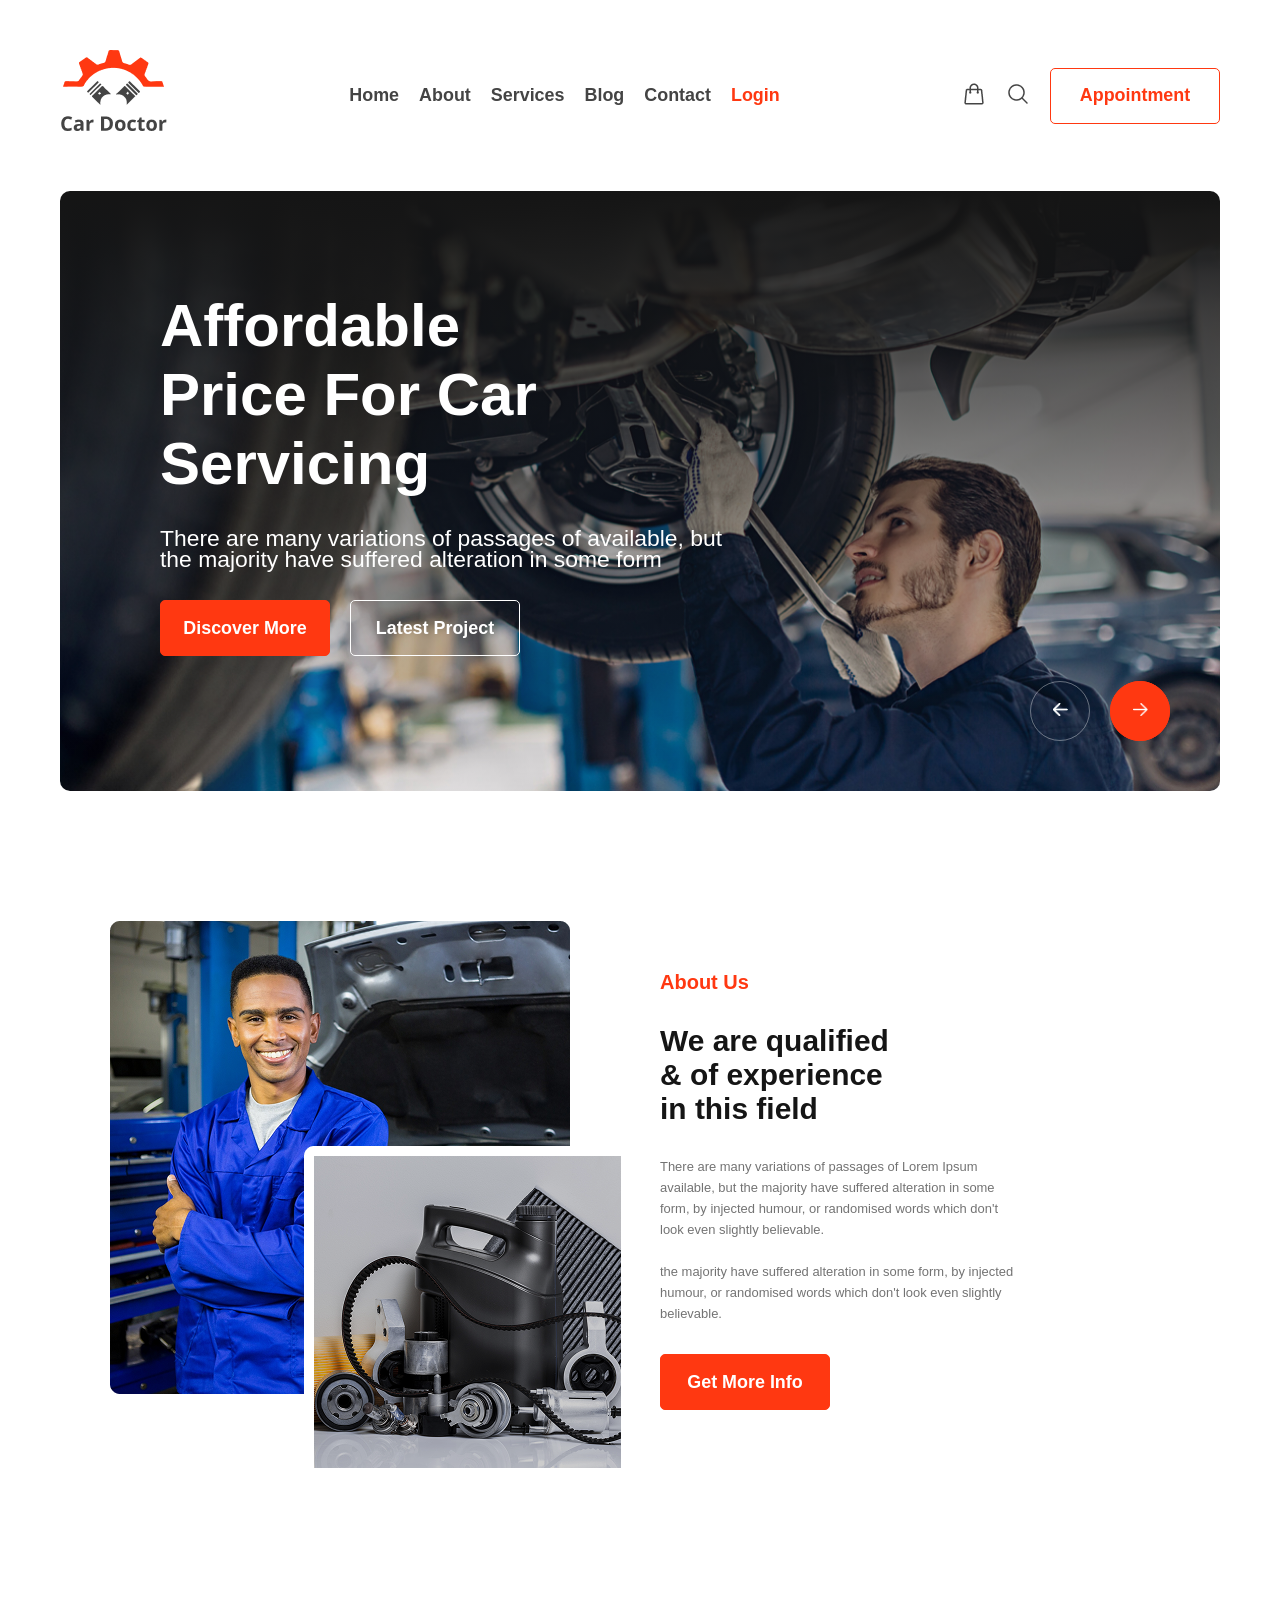
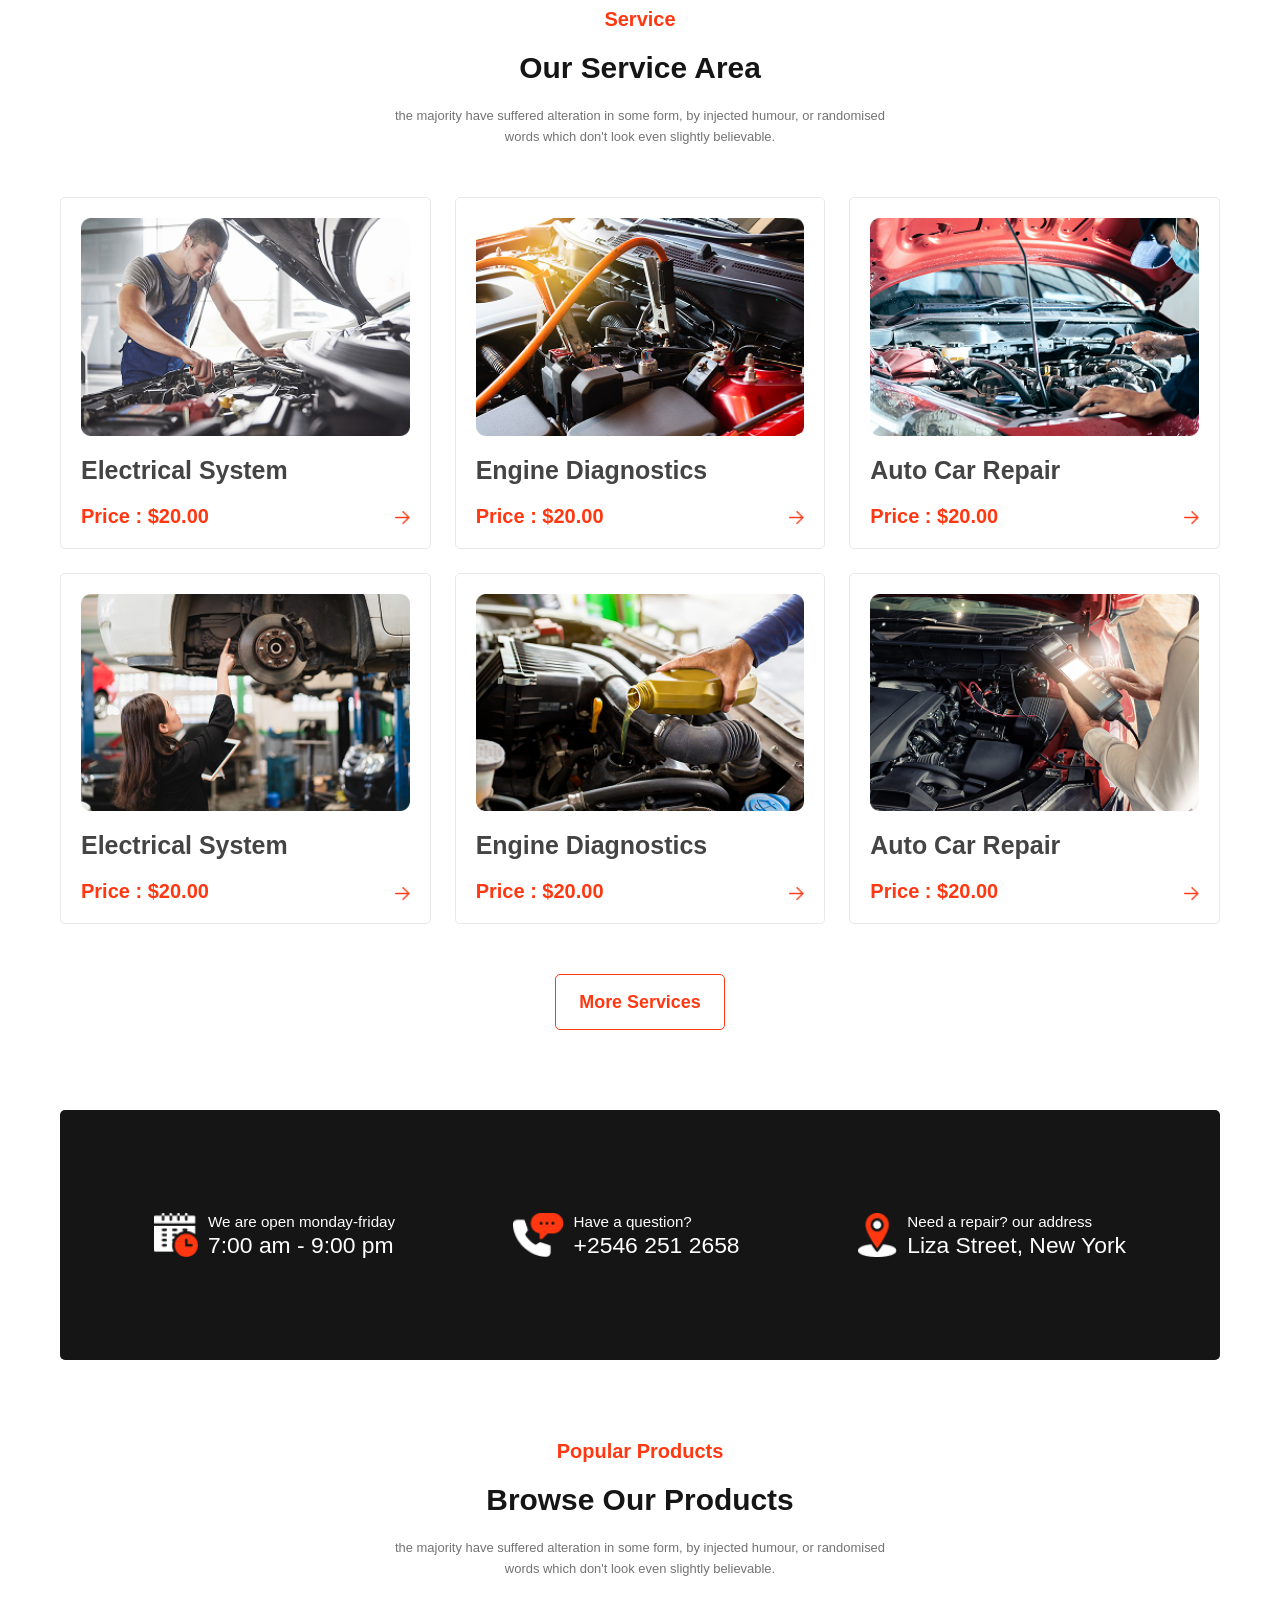
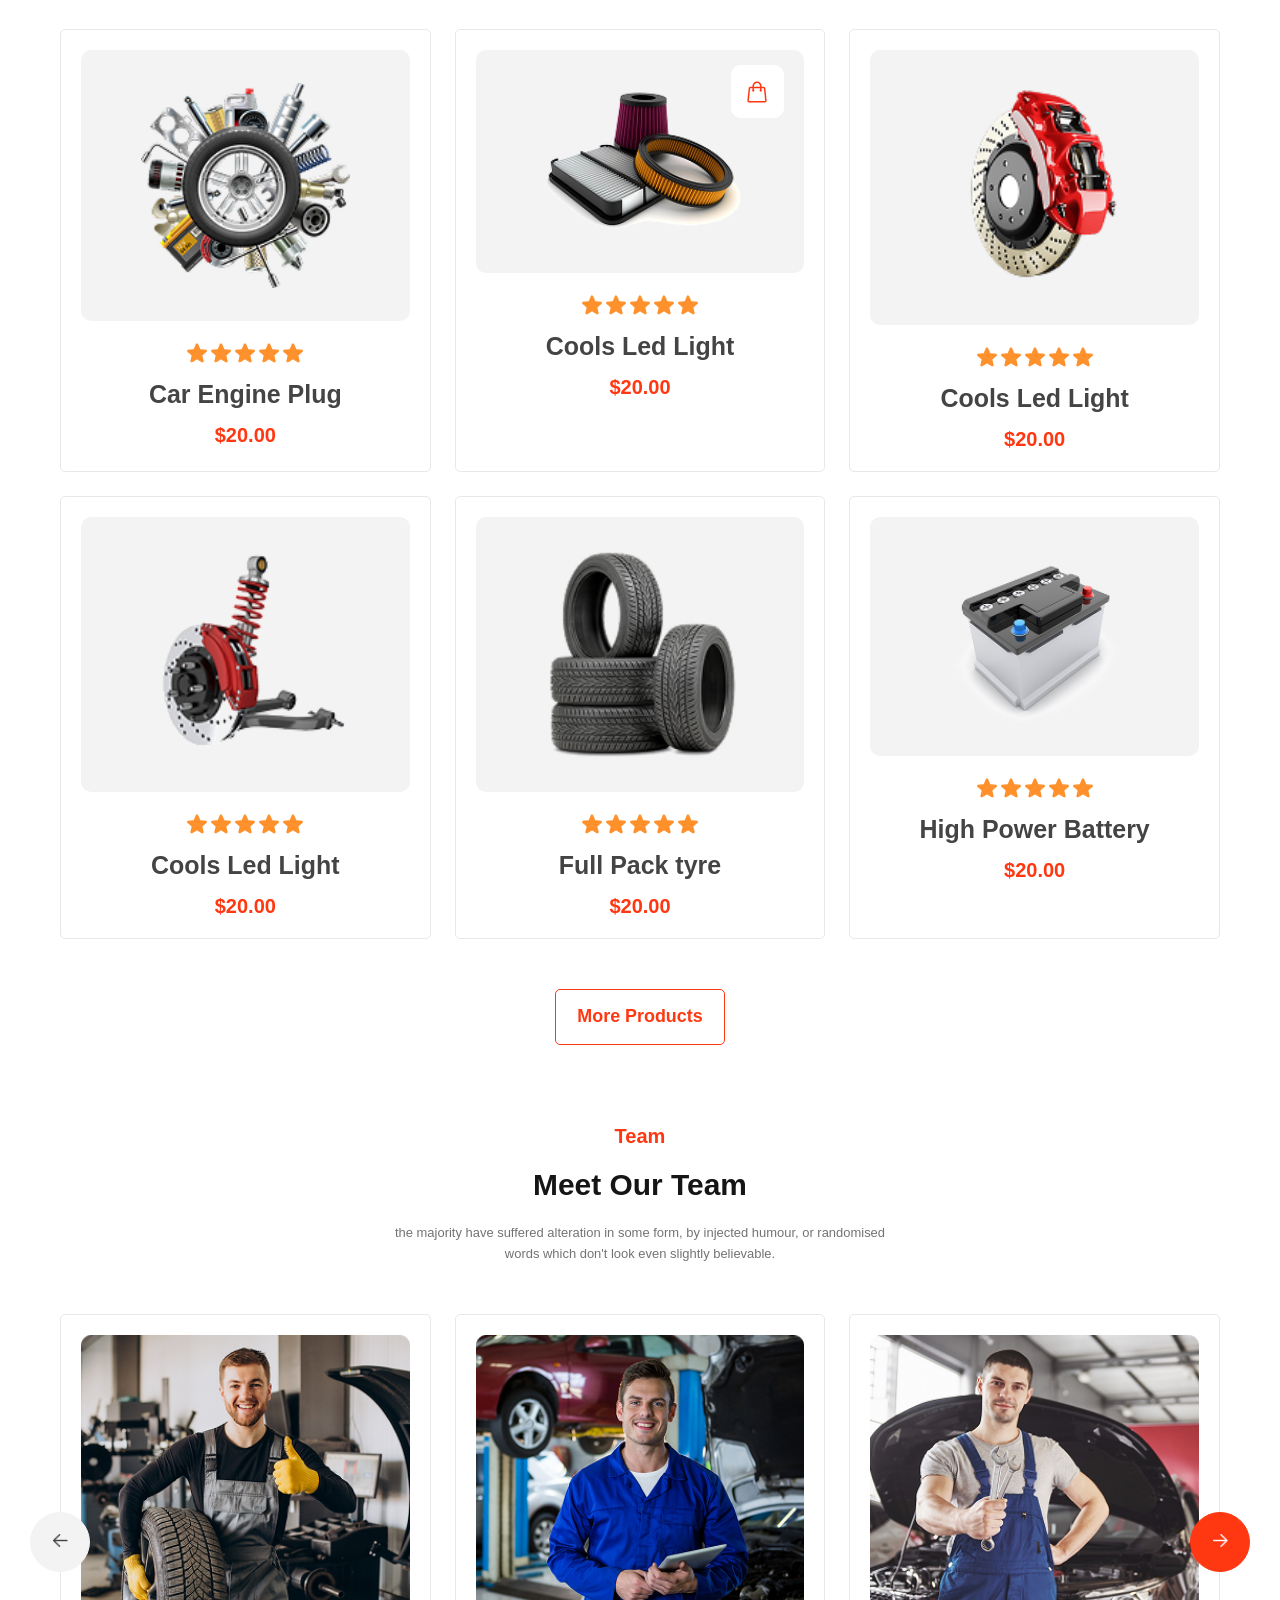
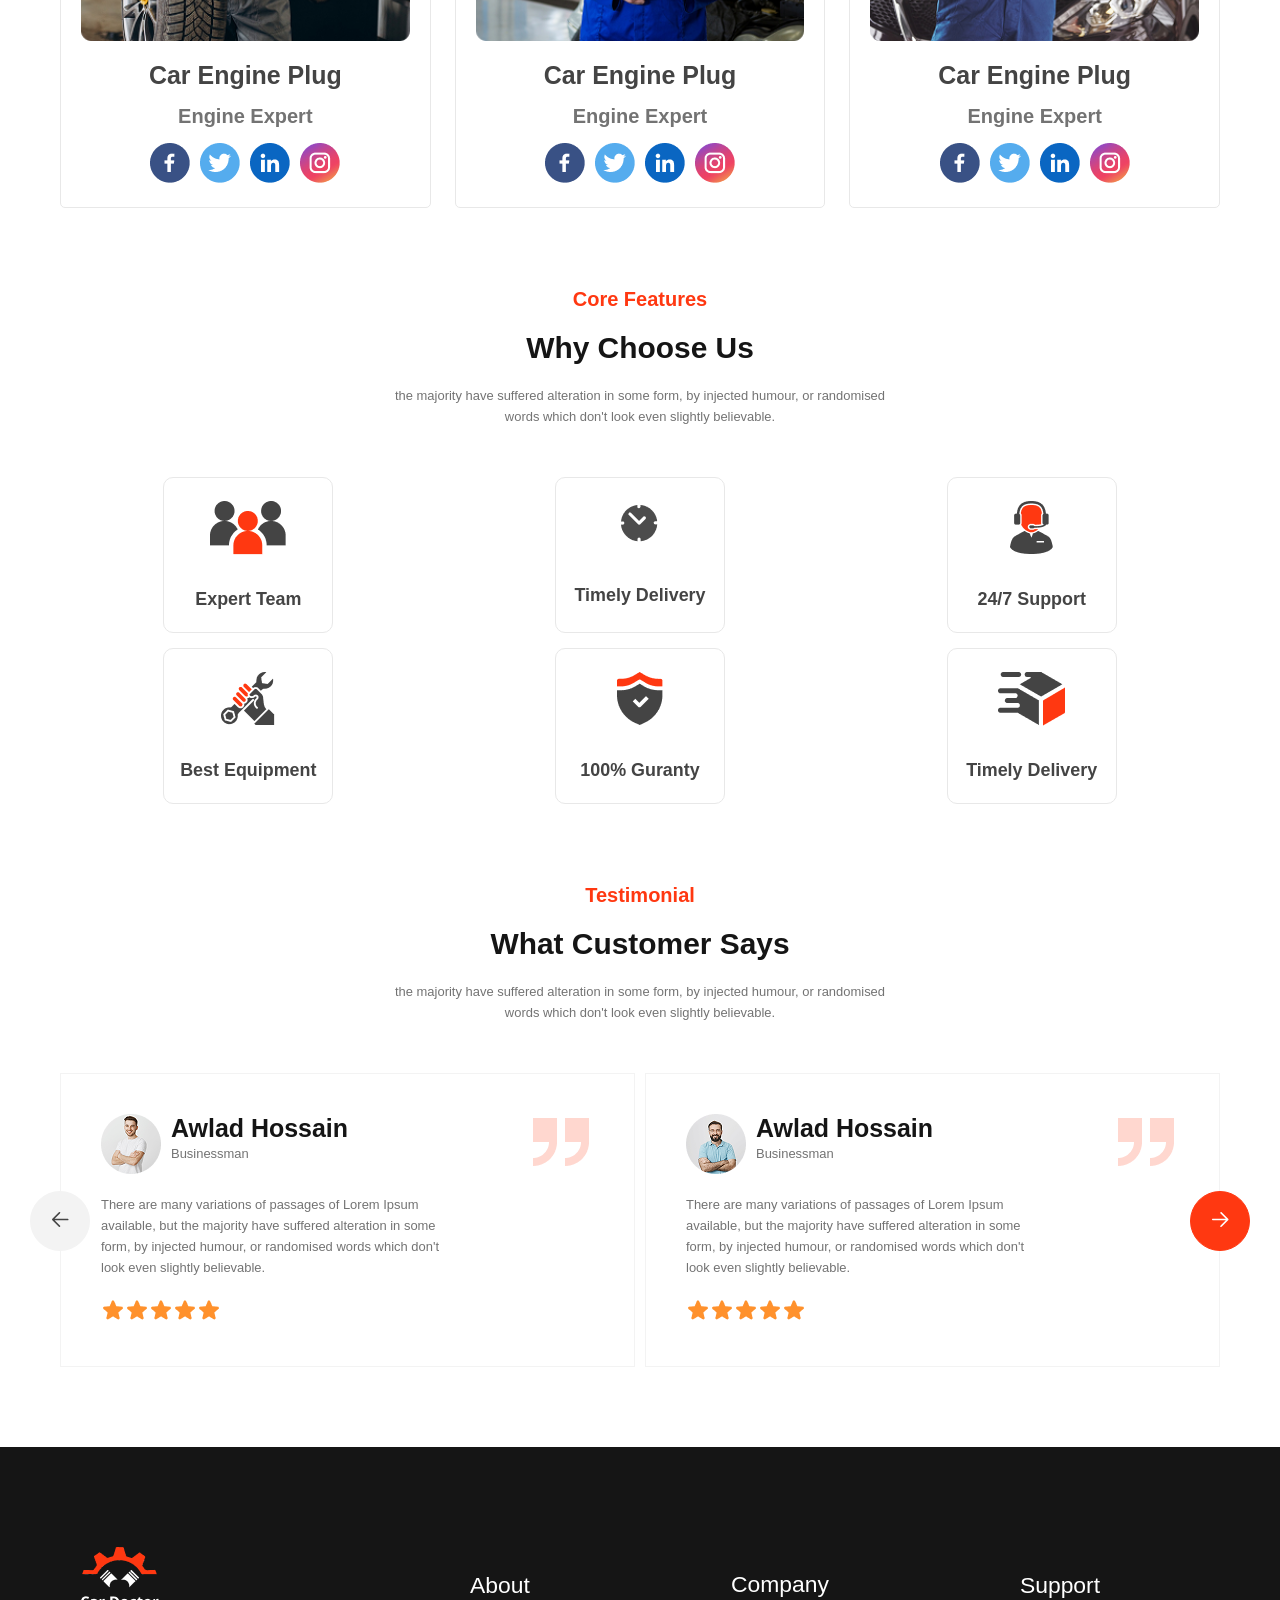
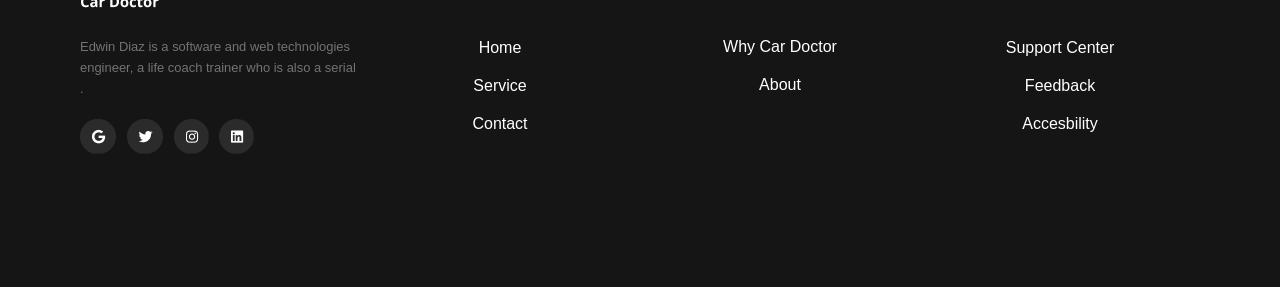
<file: index.html>
<!doctype html>
<html lang="en">
  <head>
    <meta charset="UTF-8" />
    <meta name="viewport" content="width=device-width, initial-scale=1.0" />
    <link rel="stylesheet" href="style.css" />
    <title>Car Doctor</title>
  </head>
  <body>
    <nav id="navbar">
      <div class="container nav-container">
        <div class="logo"><a href="./"><img class="nav-logo" src="assets/logo.png" alt="Page logo" /></a></div>
        <div class="items-center mobile-menu">
          <ul class="nav-links">
            <li><a href="/">Home</a></li>
            <li><a href="#">About</a></li>
            <li><a href="./services/index.html">Services</a></li>
            <li><a href="#">Blog</a></li>
            <li><a href="#">Contact</a></li>
            <li><a href="./auth/login/index.html" style="color: #FF3811;">Login</a></li>
          </ul>
        </div>
        <div class="right-menu">
          <a href="./checkout/index.html"><img src="/assets/chart.png" alt="Shopping card picture" class="small-logo" /></a>
          <a href=""><img src="/assets/search.png" alt="Search icon" class="small-logo" /></a>
         <a href="./service/index.html"><button class="btn-primary" >Appointment</button></a>
        </div>
      </div>
    </nav>
    <main>
      <section id="hero">
        <div class="hero-banner container">
          <h1 class="heading-secondary">Affordable<br />Price For Car<br />Servicing</h1>
          <p class="text-white">
            There are many variations of passages of available, but<br />the
            majority have suffered alteration in some form
          </p>
          <div class="btn-gap">
            <button class="btn-secondary">Discover More</button
            ><button class="btn-tertiary">Latest Project</button>
          </div>
          <div class="btn-gap arrow-btn">
            <button class="btn-sm-tertiary"><img
                src="./assets/arrow-left.png"
                alt="Arrow indicate left"
                class="arrow"
              />
            </button >
            <button class="btn-sm-secondary"><img src="./assets/arrow-right.png" alt="Arrow indicate right" class="arrow" /></button>
          </div>
          <div class="btn-gap arrow-btn">
            <button class="btn-sm-tertiary"><img
                src="./assets/arrow-left.png"
                alt="Arrow indicate left"
                class="arrow"
              />
            </button >
            <button class="btn-sm-secondary"><img src="./assets/arrow-right.png" alt="Arrow indicate right" class="arrow" /></button>
          </div>
        </div>
      </section>
      <section id="about-us">
        <div class="container grid-col-2">
          <div class="img-section">
            <img src="./assets/smiling-mechanic.png" alt="smiling-mechanic picture" class="about-img-1">
            <img src="./assets/carparts-whitebg.png" alt="Carparts picture" class="about-img-2">
          </div>
          <div class="text-section">
            <h2 class="section-name">About Us</h2>
            <h2>We are qualified<br>& of experience <br>in this field</h2>
            <p>There are many variations of passages of Lorem Ipsum <br> available, but the majority have suffered alteration in some<br> form, by injected humour, or randomised words which don't <br> look even slightly believable.<br>
              <br>
            the majority have suffered alteration in some form, by injected <br> humour, or randomised words which don't look even slightly <br> believable. </p>
            <button class="btn-secondary">Get More Info</button>
          </div>
        </div>

      </section>
      <section id="Services">
        <div class="heading-center">
          <h2 class="section-name">Service</h2>
          <h2>Our Service Area</h2>
          <p class="text-center">the majority have suffered alteration in some form, by injected humour, or randomised<br>words which don't look even slightly believable. </p>
        </div>
        <div class="container grid-col-3">
          <div class="card">
            <img src="./assets/service-img-1.png" alt="Mecanic fixing car engine">
            <h3>Electrical System</h3>
            <h4>Price : $20.00</h4>
            <img src="./assets/color-arrow.png" alt="Color arrow indicate left" class="arrow">
          </div>
          <div class="card">
            <img src="./assets/service-img-2.png" alt="Engine Diagnostics picture">
            <h3>Engine Diagnostics</h3>
            <h4>Price : $20.00</h4>
            <img src="./assets/color-arrow.png" alt="Color arrow indicate left" class="arrow">
          </div>
          <div class="card">
            <img src="./assets/service-img-3.png" alt="Auto Car Repair picture">
            <h3>Auto Car Repair</h3>
            <h4>Price : $20.00</h4>
            <img src="./assets/color-arrow.png" alt="Color arrow indicate left" class="arrow">
          </div>
          <div class="card">
            <img src="./assets/service-img-4.png" alt="Mechanic inspecting car problem picture">
            <h3>Electrical System</h3>
            <h4>Price : $20.00</h4>
            <img src="./assets/color-arrow.png" alt="Color arrow indicate left" class="arrow">
          </div>
          <div class="card">
            <img src="./assets/service-img-5.png" alt="Mecanic filling engine oil picture">
            <h3>Engine Diagnostics</h3>
            <h4>Price : $20.00</h4>
            <img src="./assets/color-arrow.png" alt="Color arrow indicate left" class="arrow">
          </div>
          <div class="card">
            <img src="./assets/service-img-6.png" alt="Mecanic monitoring engine condition picture">
            <h3>Auto Car Repair</h3>
            <h4>Price : $20.00</h4>
            <img src="./assets/color-arrow.png" alt="Color arrow indicate left" class="arrow">
          </div>
        </div>
        <div class="section-btn text-center">
          <button class="btn-primary">More Services</button>
        </div>
      </section>
      <section id="office-info">
        <div class="container info">
          <div class="flex center-items">
            <img src="./assets/calender.png" alt="calender icon"
            class="">
            <div class="center-items">
              <p class="">We are open monday-friday</p>
              <h4 class="text-white">7:00 am - 9:00 pm</h4>
            </div>
          </div>
          <div class="flex center-items">
            <img src="./assets/phone.png" alt="Tele-phone icon">
            <div class="center-items">
              <p class="">Have a question?</p>
              <h4 class="text-white">+2546 251 2658</h4>
            </div>
          </div>
          <div class="flex center-items">
            <img src="./assets/location.png" alt="Location icon">
            <div class="">
              <p class="">Need a repair? our address</p>
              <h4 class="text-white">Liza Street, New York</h4>
            </div>
          </div>
         
        </div>
      </section>
      <section id="Popular-Products">
        <div class="heading-center">
          <h2 class="section-name">Popular Products</h2>
          <h2>Browse Our Products</h2>
          <p class="text-center">the majority have suffered alteration in some form, by injected humour, or randomised<br>words which don't look even slightly believable.</p>
        </div>
        <div class="container grid-col-3">
          <div class="card">
            <div class="img-container">
              <img src="./assets/pngwing.png" alt="Car Engine Plug picture">
            </div>
            <div class="items-center">
              <img src="./assets/rating.png" alt="Rating icon" class="rating">
              <h3>Car Engine Plug</h3>
              <h4>$20.00</h4>
            </div>
          </div>
          <div class="card">
            <div class="img-container">
              <img src="./assets/filter.png" alt="Cools Led Light picture"> 
              <span><img class="chart-up" src="./assets/chart-up.png" alt="Shopping cart icon"
                >
              </span>
            </div>
            <div class="items-center">
              <img src="./assets/rating.png" alt="Rating icon" class="rating">
              <h3>Cools Led Light</h3>
              <h4>$20.00</h4>
            </div>
          </div>
          <div class="card">
            <div class="img-container">
              <img src="./assets/break-disk.png" alt="Break disk picture"> 
            </div>
            <div class="items-center">
              <img src="./assets/rating.png" alt="Rating icon" class="rating">
              <h3>Cools Led Light</h3>
              <h4>$20.00</h4>
            </div>
          </div>
          <div class="card">
            <div class="img-container">
              <img src="./assets/suspension.png" alt="Car suspension picture"> 
            </div>
            <div class="items-center">
              <img src="./assets/rating.png" alt="Rating icon" class="rating">
              <h3>Cools Led Light</h3>
              <h4>$20.00</h4>
            </div>
          </div>
          
          <div class="card">
            <div class="img-container">
              <img src="./assets/tyre.png" alt="Tyre picture"> 
            </div>
            <div class="items-center">
              <img src="./assets/rating.png" alt="Rating icon" class="rating">
              <h3>Full Pack tyre</h3>
              <h4>$20.00</h4>
            </div>
          </div>
          <div class="card">
            <div class="img-container">
              <img src="./assets/battery.png" alt="Powerfull battery picture"> 
            </div>
            <div class="items-center">
              <img src="./assets/rating.png" alt="Rating icon" class="rating">
              <h3>High Power Battery</h3>
              <h4>$20.00</h4>
            </div>
          </div>
          
        </div>
        <div class="section-btn text-center">
          <button class="btn-primary">More Products</button>
        </div>
      </section>
      <section id="team">
        <div class="heading-center">
          <h2 class="section-name">Team</h2>
          <h2>Meet Our Team</h2>
          <p class="text-center">the majority have suffered alteration in some form, by injected humour, or randomised<br>words which don't look even slightly believable.</p>
        </div>
        <div class="container grid-col-3">
          <div class="card">
              <img src="./assets/meca1.png" alt="Engine expert mechanic giving thumps-up picture">
            <div class="items-center">
              <h3>Car Engine Plug</h3>
              <h4 class="gray-text">Engine Expert</h4>
              <div class="flex">
                <ul class="flex center-items">
                  <li><a href=""><img src="./assets/fb.png" alt="Facebook icon"></a></li>
                  <li><a href=""><img src="./assets/twitter1.png" alt="Twitter icon"></a></li>
                  <li><a href=""><img src="./assets/linkedin.png" alt="Linkedin icon"></a></li>
                  <li><a href=""><img src="./assets/insta.png" alt="Instagram icon"></a></li>
                </ul>
              </div>
            </div>
          </div>
          <div class="card">
              <img src="./assets/meca2.png" alt="Engine expert smiling picture">
            <div class="items-center">
              <h3>Car Engine Plug</h3>
              <h4 class="gray-text">Engine Expert</h4>
              <div class="flex">
                <ul class="flex center-items">
                  <li><a href=""><img src="./assets/fb.png" alt="Facebook icon"></a></li>
                  <li><a href=""><img src="./assets/twitter1.png" alt="Twitter icon"></a></li>
                  <li><a href=""><img src="./assets/linkedin.png" alt="Linkedin icon"></a></li>
                  <li><a href=""><img src="./assets/insta.png" alt="Instagram icon"></a></li>
                </ul>
              </div>
            </div>
          </div>
          <div class="card">
              <img src="./assets/meca3.png" alt="Engine expert showing tools picture">
            <div class="items-center">
              <h3>Car Engine Plug</h3>
              <h4 class="gray-text">Engine Expert</h4>
              <div class="flex">
                <ul class="flex center-items">
                  <li><a href=""><img src="./assets/fb.png" alt="Facebook icon"></a></li>
                  <li><a href=""><img src="./assets/twitter1.png" alt="Twitter icon"></a></li>
                  <li><a href=""><img src="./assets/linkedin.png" alt="Linkedin icon"></a></li>
                  <li><a href=""><img src="./assets/insta.png" alt="Instagram icon"></a></li>
                </ul>
              </div>
            </div>
          </div>
          <div class="btn-gap slider-left">
            <button class="btn-sm-primary"><img
                src="./assets/arrow-blk-lft.png"
                alt="Black color arrow left"
                class="arrow"
              />
            </button >
          </div>
          <div class="btn-gap slider-right">
            <button class="btn-sm-secondary"><img src="./assets/arrow-right.png" alt="Arrow indicate right" class="arrow" /></button>
          </div>
        </div>
      </section>
      <section id="core-features">
        <div class="heading-center">
          <h2 class="section-name">Core Features</h2>
          <h2>Why Choose Us</h2>
          <p class="text-center">the majority have suffered alteration in some form, by injected humour, or randomised <br> words which don't look even slightly believable. </p>
        </div>
        <div class="container flex center-items">
          <div class="card-sm center-items">
            <img src="./assets/people.png" alt="Group of people icon">
             <h3 class="text-center sm-card-heading">Expert Team</h3>
          </div>
          <div class="card-sm card-sm-active center-items">
            <img class="clock" src="./assets/clock.png" alt="Clock icon">
             <h3 class="text-center sm-card-heading">Timely Delivery</h3>
          </div>
          <div class="card-sm center-items">
            <img src="./assets/support.png" alt="Support giving people icon">
             <h3 class="text-center sm-card-heading">24/7 Support</h3>
          </div>
          <div class="card-sm center-items">
            <img src="./assets/Wrench.png  " alt="Equipment icon">
             <h3 class="text-center sm-card-heading">Best Equipment</h3>
          </div>
          <div class="card-sm center-items">
            <img src="./assets/sheild.png" alt="100% Guranty icon">
             <h3 class="text-center sm-card-heading">100% Guranty</h3>
          </div>
          <div class="card-sm center-items">
            <img src="./assets/box.png" alt="Timely delivery icon">
             <h3 class="text-center sm-card-heading">Timely Delivery</h3>
          </div>
        </div>
      </section>
      <section id="testimonial">
        <div class="heading-center">
          <h2 class="section-name">Testimonial</h2>
          <h2>What Customer Says</h2>
          <p class="text-center">the majority have suffered alteration in some form, by injected humour, or randomised<br>words which don't look even slightly believable.</p>
        </div>
        <div class="container grid-col-2 center-items">
          <div class="review-card">
            <div class="flex">
            <img src="./assets/Ellipse-1.png" alt="Smiling customer-1 picture"
            class="">
            <div class="center-items">
              <h2 class="review-heading">Awlad Hossain</h2>
              <p class="">Businessman</p>
            </div>
          </div>
          <p>
          There are many variations of passages of Lorem Ipsum<br>available, but the majority have suffered alteration in some<br>form, by injected humour, or randomised words which don't<br>look even slightly believable. 
          </p>
          <span>
            <img src="./assets/rating.png" alt="Rating icon">
          </span>
          <img src="./assets/quote-1.png" alt="quote icon" class="quote">
          </div>
          <div class="review-card">
            <div class="flex">
            <img src="./assets/Ellipse-2.png" alt="Smiling customer-2 picture"
            class="">
            <div class="center-items">
              <h2 class="review-heading">Awlad Hossain</h2>
              <p class="">Businessman</p>
            </div>
          </div>
          <p>
          There are many variations of passages of Lorem Ipsum<br>available, but the majority have suffered alteration in some<br>form, by injected humour, or randomised words which don't<br>look even slightly believable. 
          </p>
          <span>
            <img src="./assets/rating.png" alt="Rating icon">
          </span>
          <img src="./assets/quote-1.png" alt="Quote picture" class="quote">
          
          </div>
           <div class="btn-gap slider-left">
            <button class="btn-sm-primary"><img
                src="./assets/arrow-blk-lft.png"
                alt="Black color arrow indicate left"
                class="arrow"
              />
            </button >
          </div>
          <div class="btn-gap slider-right">
            <button class="btn-sm-secondary"><img src="./assets/arrow-right.png" alt="Arrow indicate right" class="arrow" /></button>
          </div>
        </div>
      </section>
    </main>
    <footer>
      <div class="footer-content">
        <div class="footer-item">
         <span><img class="text-white" src="./assets/footer-logo.png" alt="Footer logo"></span>
          <p>Edwin Diaz is a software and web technologies engineer, a life coach trainer who is also a serial .</p>
          <div class="">
            <ul class="flex">
              <li><a href="#"><img src="./assets/Icon(1).png" alt="Google icon"></a></li>
              <li><a href="#"><img src="./assets/Icon(2).png" alt="Instagram icon"></a></li>
              <li><a href="#"><img src="./assets/Icon(3).png" alt="Twitter icon"></a></li>
              <li><a href="#"><img src="./assets/Icon(4).png" alt="Linkedin icon"></a></li>
            </ul>
          </div>
        </div>
        <div class="menu-items">
          <h3 class="text-white">About</h3>
            <ul class="text-center">
              <li><a href="#">Home</a></li>
              <li><a href="./services/index.html">Service</a></li>
              <li><a href="#">Contact</a></li>
            </ul>
        </div>
        <div class="menu-items">
          <h3 class="text-white">Company</h3>
            <ul class="text-center">
              <li><a href="#">Why Car Doctor</a></li>
              <li><a href="#">About</a></li>
              <li><a href="#"></a></li>
              <li><a href="#"></a></li>
            </ul>
        </div>
        <div class="menu-items">
          <h3 class="text-white">Support</h3>
            <ul class="text-center">
              <li><a href="#">Support Center</a></li>
              <li><a href="#">Feedback</a></li>
              <li><a href="#">Accesbility</a></li>
            </ul>
        </div>
      </div>
    </footer>
  </body>
</html>
</file>
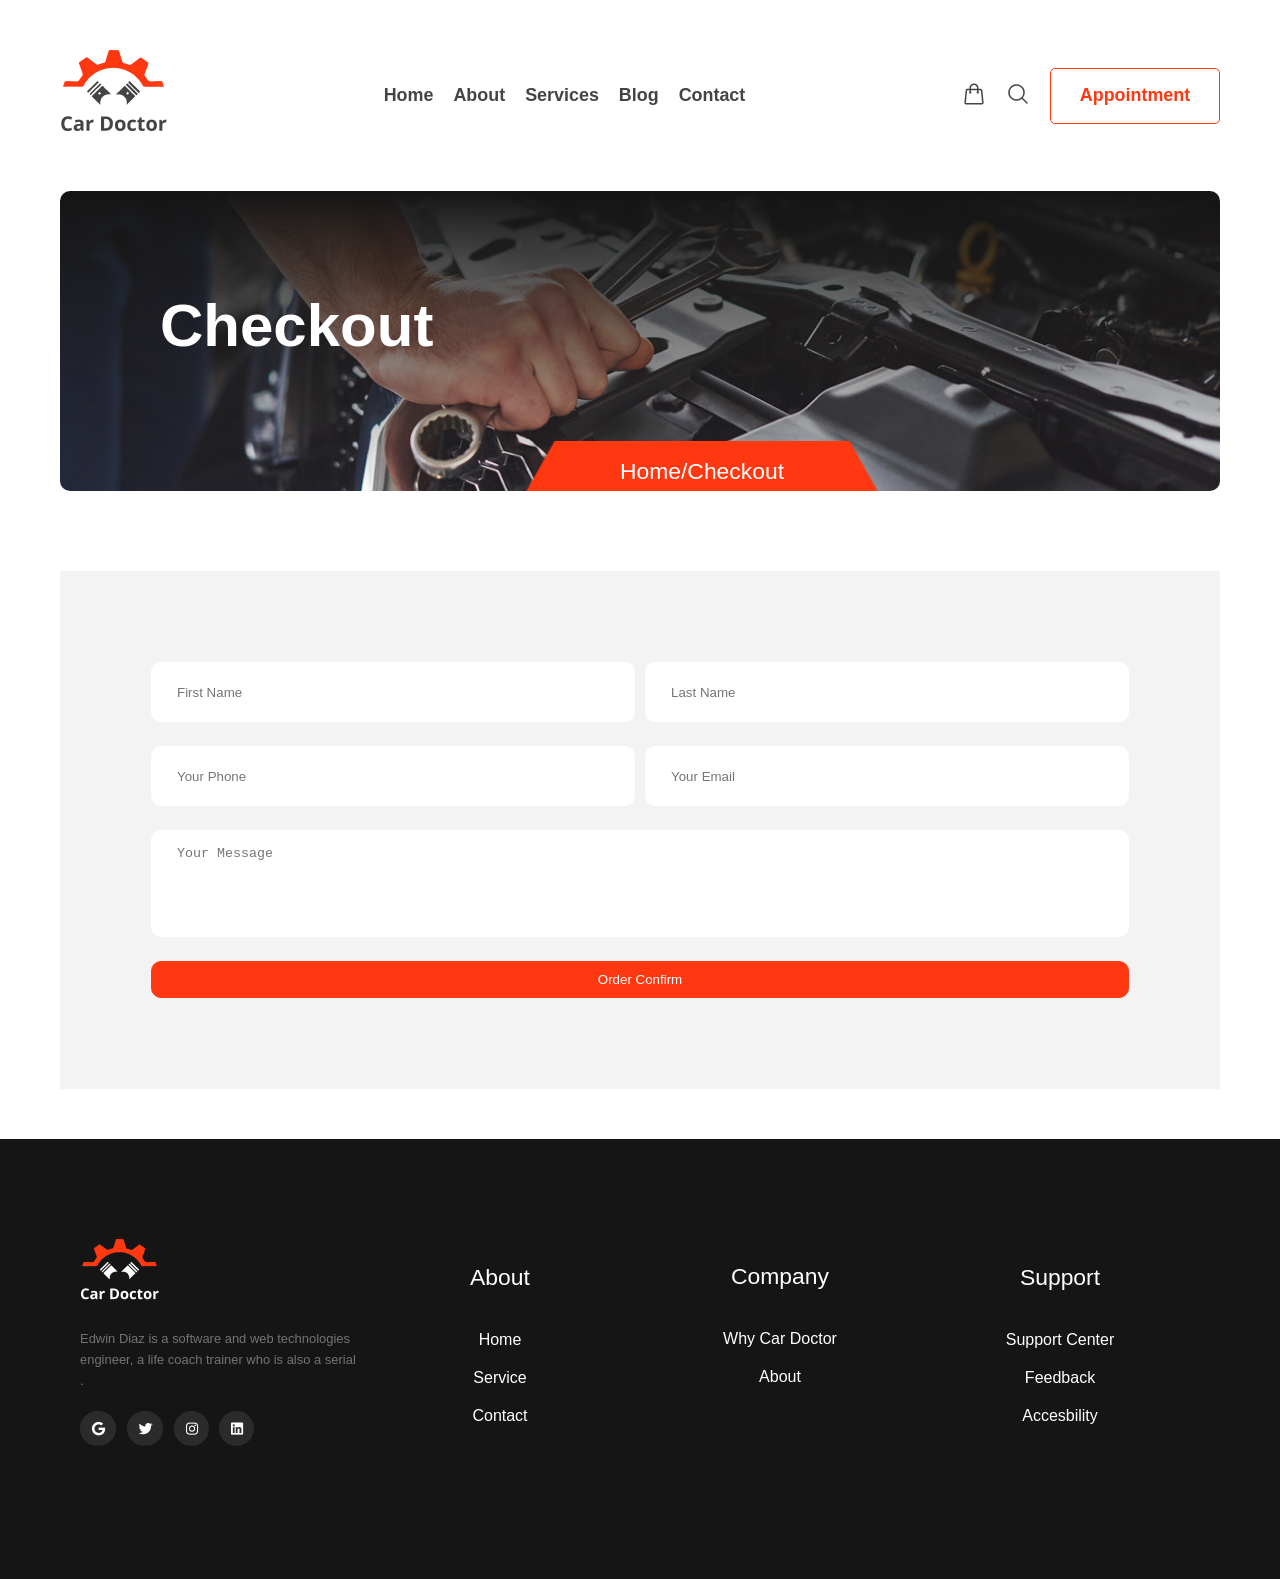
<file: checkout/index.html>
<!DOCTYPE html>
<html lang="en">
<head>
    <meta charset="UTF-8">
    <meta name="viewport" content="width=device-width, initial-scale=1.0">
    <link rel="stylesheet" href="../style.css">
    <link rel="stylesheet" href="../services/style.css">
    <link rel="stylesheet" href="./style.css">
    <title>Checkout</title>
</head>
<body>
    <nav id="navbar">
      <div class="container nav-container">
        <div class="logo">
          <a href="/"
            ><img class="nav-logo" src="../assets/logo.png" alt="Page logo"
          /></a>
        </div>
        <div class="items-center mobile-menu">
          <ul class="nav-links">
            <li><a href="../index.html">Home</a></li>
            <li><a href="#">About</a></li>
            <li><a href="../services/index.html">Services</a></li>
            <li><a href="#">Blog</a></li>
            <li><a href="#">Contact</a></li>
          </ul>
        </div>
        <div class="right-menu">
          <a href="./"
            ><img
              src="../assets/chart.png"
              alt="Shopping card picture"
              class="small-logo"
          /></a>
          <a href=""
            ><img
              src="../assets/search.png"
              alt="Search icon"
              class="small-logo"
          /></a>
          <button class="btn-primary">Appointment</button>
        </div>
      </div>
    </nav>
    <main>
    <section id="hero">
        <div class="services-banner container">
          <h1 class="heading-secondary">Checkout</h1>
          <div class="banner-btn">
            <p class="text-center text-white">
              <a href="./index.html">Home/Checkout</a>
            </p>
          </div>
        </div>
    </section>
    <form id="form">
        <div class="container form-body">
            <div class="grid-col-2">
                <input type="text" placeholder="First Name">
                <input type="text" placeholder="Last Name">
            </div>
            <div class="grid-col-2">
                <input type="text" placeholder="Your Phone">
                <input type="email" placeholder="Your Email">
            </div>
                <textarea id="message"  placeholder="Your Message" rows="5" cols="10"></textarea>
            <button type="submit" value="Submit">Order Confirm</button>
        </div>
    </form>
    </main>
    <footer>
      <div class="footer-content">
        <div class="footer-item">
         <span><img class="text-white" src="../assets/footer-logo.png" alt="Footer logo"></span>
          <p>Edwin Diaz is a software and web technologies engineer, a life coach trainer who is also a serial .</p>
          <div class="">
            <ul class="flex">
              <li><a href="#"><img src="../assets/Icon(1).png" alt="Google icon"></a></li>
              <li><a href="#"><img src="../assets/Icon(2).png" alt="Instagram icon"></a></li>
              <li><a href="#"><img src="../assets/Icon(3).png" alt="Twitter icon"></a></li>
              <li><a href="#"><img src="../assets/Icon(4).png" alt="Linkedin icon"></a></li>
            </ul>
          </div>
        </div>
        <div class="menu-items">
          <h3 class="text-white">About</h3>
            <ul class="text-center">
              <li><a href="#">Home</a></li>
              <li><a href="./services/index.html">Service</a></li>
              <li><a href="#">Contact</a></li>
            </ul>
        </div>
        <div class="menu-items">
          <h3 class="text-white">Company</h3>
            <ul class="text-center">
              <li><a href="#">Why Car Doctor</a></li>
              <li><a href="#">About</a></li>
              <li><a href="#"></a></li>
              <li><a href="#"></a></li>
            </ul>
        </div>
        <div class="menu-items">
          <h3 class="text-white">Support</h3>
            <ul class="text-center">
              <li><a href="#">Support Center</a></li>
              <li><a href="#">Feedback</a></li>
              <li><a href="#">Accesbility</a></li>
            </ul>
        </div>
      </div>
    </footer>
</body>
</html>
</file>
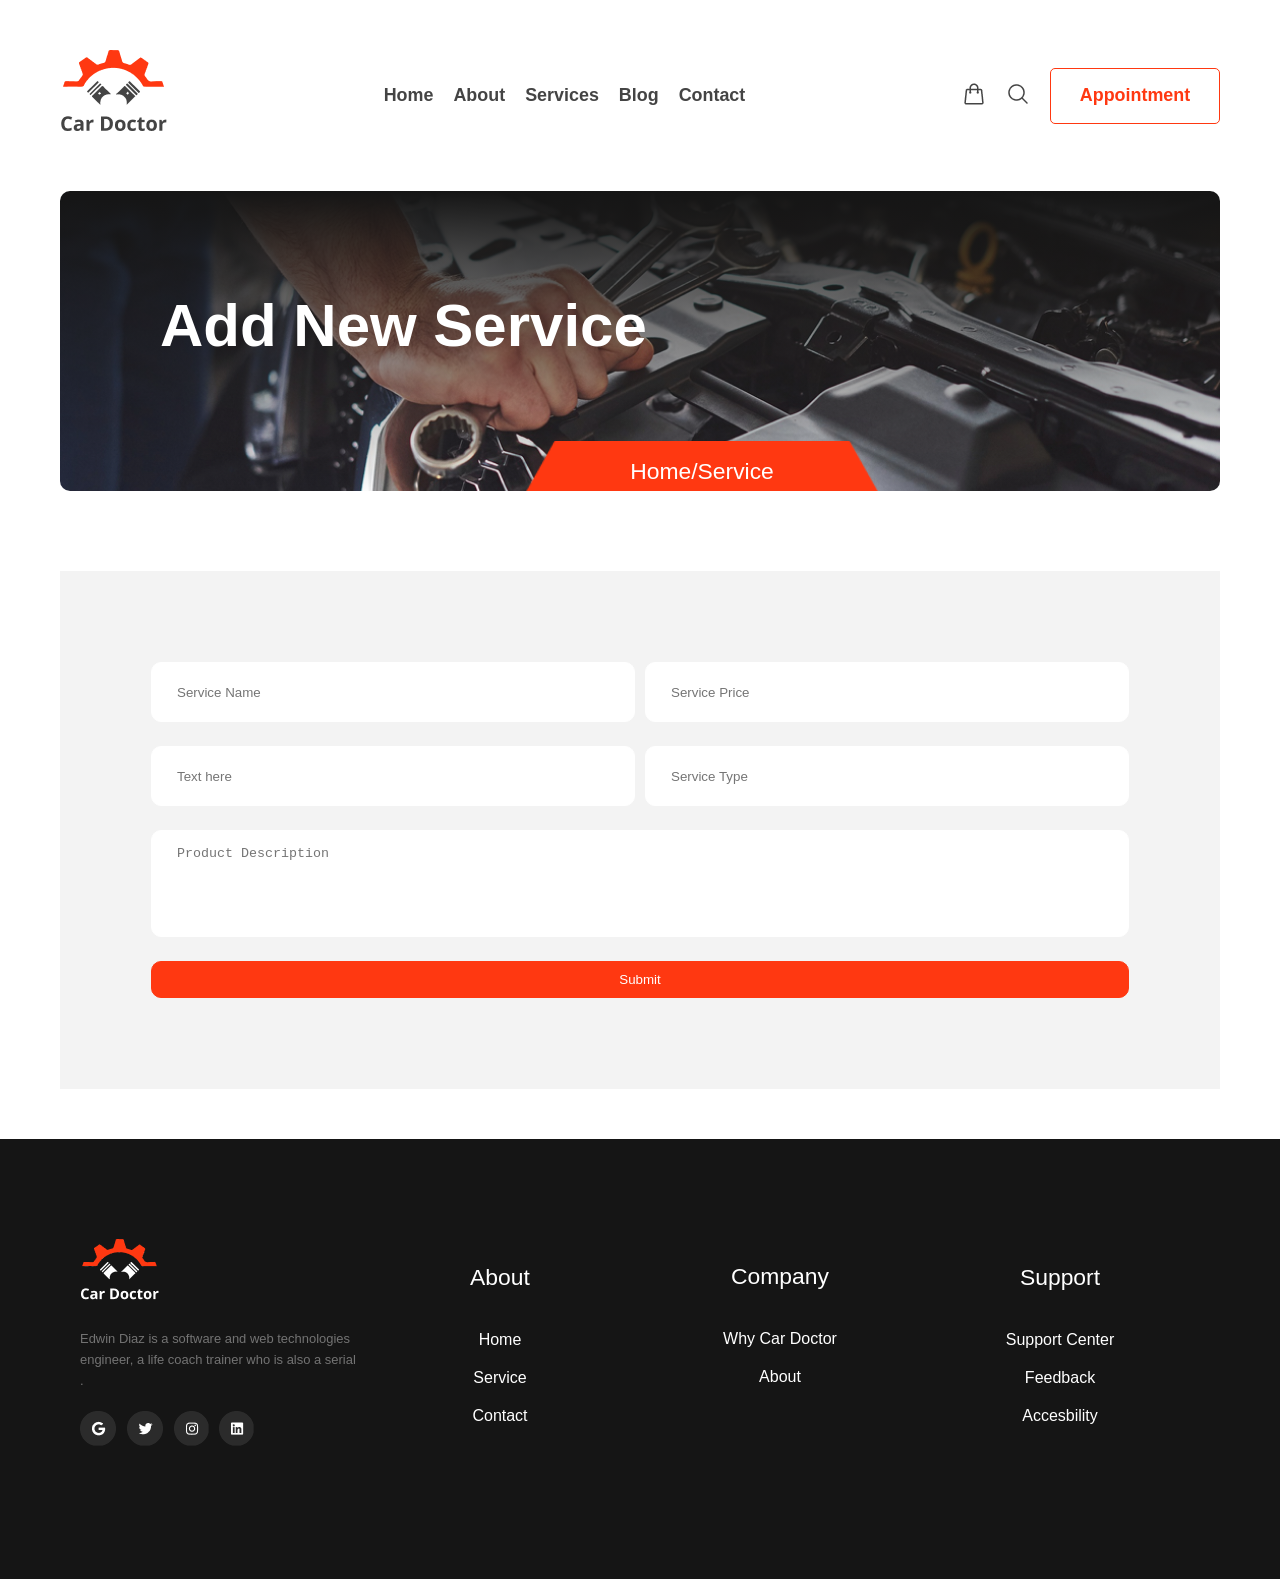
<file: service/index.html>
<!DOCTYPE html>
<html lang="en">
<head>
    <meta charset="UTF-8">
    <meta name="viewport" content="width=device-width, initial-scale=1.0">
    <link rel="stylesheet" href="../style.css">
    <link rel="stylesheet" href="../services/style.css">
    <link rel="stylesheet" href="../checkout/style.css">
    <title>Service</title>
</head>
<body>
    <nav id="navbar">
      <div class="container nav-container">
        <div class="logo">
          <a href="/"
            ><img class="nav-logo" src="../assets/logo.png" alt="Page logo"
          /></a>
        </div>
        <div class="items-center mobile-menu">
          <ul class="nav-links">
            <li><a href="../index.html">Home</a></li>
            <li><a href="#">About</a></li>
            <li><a href="../services/index.html">Services</a></li>
            <li><a href="#">Blog</a></li>
            <li><a href="#">Contact</a></li>
          </ul>
        </div>
        <div class="right-menu">
          <a href="./"
            ><img
              src="../assets/chart.png"
              alt="Shopping card picture"
              class="small-logo"
          /></a>
          <a href=""
            ><img
              src="../assets/search.png"
              alt="Search icon"
              class="small-logo"
          /></a>
          <button class="btn-primary">Appointment</button>
        </div>
      </div>
    </nav>
    <main>
    <section id="hero">
        <div class="services-banner container">
          <h1 class="heading-secondary">Add New Service</h1>
          <div class="banner-btn">
            <p class="text-center text-white">
              <a href="./index.html">Home/Service</a>
            </p>
          </div>
        </div>
    </section>
    <form id="form">
        <div class="container form-body">
            <div class="grid-col-2">
                <input type="text" placeholder="Service Name ">
                <input type="text" placeholder="Service Price  ">
            </div>
            <div class="grid-col-2">
                <input type="text" placeholder="Text here">
                <input type="text " placeholder="Service Type">
            </div>
                <textarea id="message"  placeholder="Product Description" rows="5" cols="10"></textarea>
            <button type="submit" value="Submit">Submit</button>
        </div>
    </form>
    </main>
    <footer>
      <div class="footer-content">
        <div class="footer-item">
         <span><img class="text-white" src="../assets/footer-logo.png" alt="Footer logo"></span>
          <p>Edwin Diaz is a software and web technologies engineer, a life coach trainer who is also a serial .</p>
          <div class="">
            <ul class="flex">
              <li><a href="#"><img src="../assets/Icon(1).png" alt="Google icon"></a></li>
              <li><a href="#"><img src="../assets/Icon(2).png" alt="Instagram icon"></a></li>
              <li><a href="#"><img src="../assets/Icon(3).png" alt="Twitter icon"></a></li>
              <li><a href="#"><img src="../assets/Icon(4).png" alt="Linkedin icon"></a></li>
            </ul>
          </div>
        </div>
        <div class="menu-items">
          <h3 class="text-white">About</h3>
            <ul class="text-center">
              <li><a href="#">Home</a></li>
              <li><a href="./services/index.html">Service</a></li>
              <li><a href="#">Contact</a></li>
            </ul>
        </div>
        <div class="menu-items">
          <h3 class="text-white">Company</h3>
            <ul class="text-center">
              <li><a href="#">Why Car Doctor</a></li>
              <li><a href="#">About</a></li>
              <li><a href="#"></a></li>
              <li><a href="#"></a></li>
            </ul>
        </div>
        <div class="menu-items">
          <h3 class="text-white">Support</h3>
            <ul class="text-center">
              <li><a href="#">Support Center</a></li>
              <li><a href="#">Feedback</a></li>
              <li><a href="#">Accesbility</a></li>
            </ul>
        </div>
      </div>
    </footer>
</body>
</html>
</file>
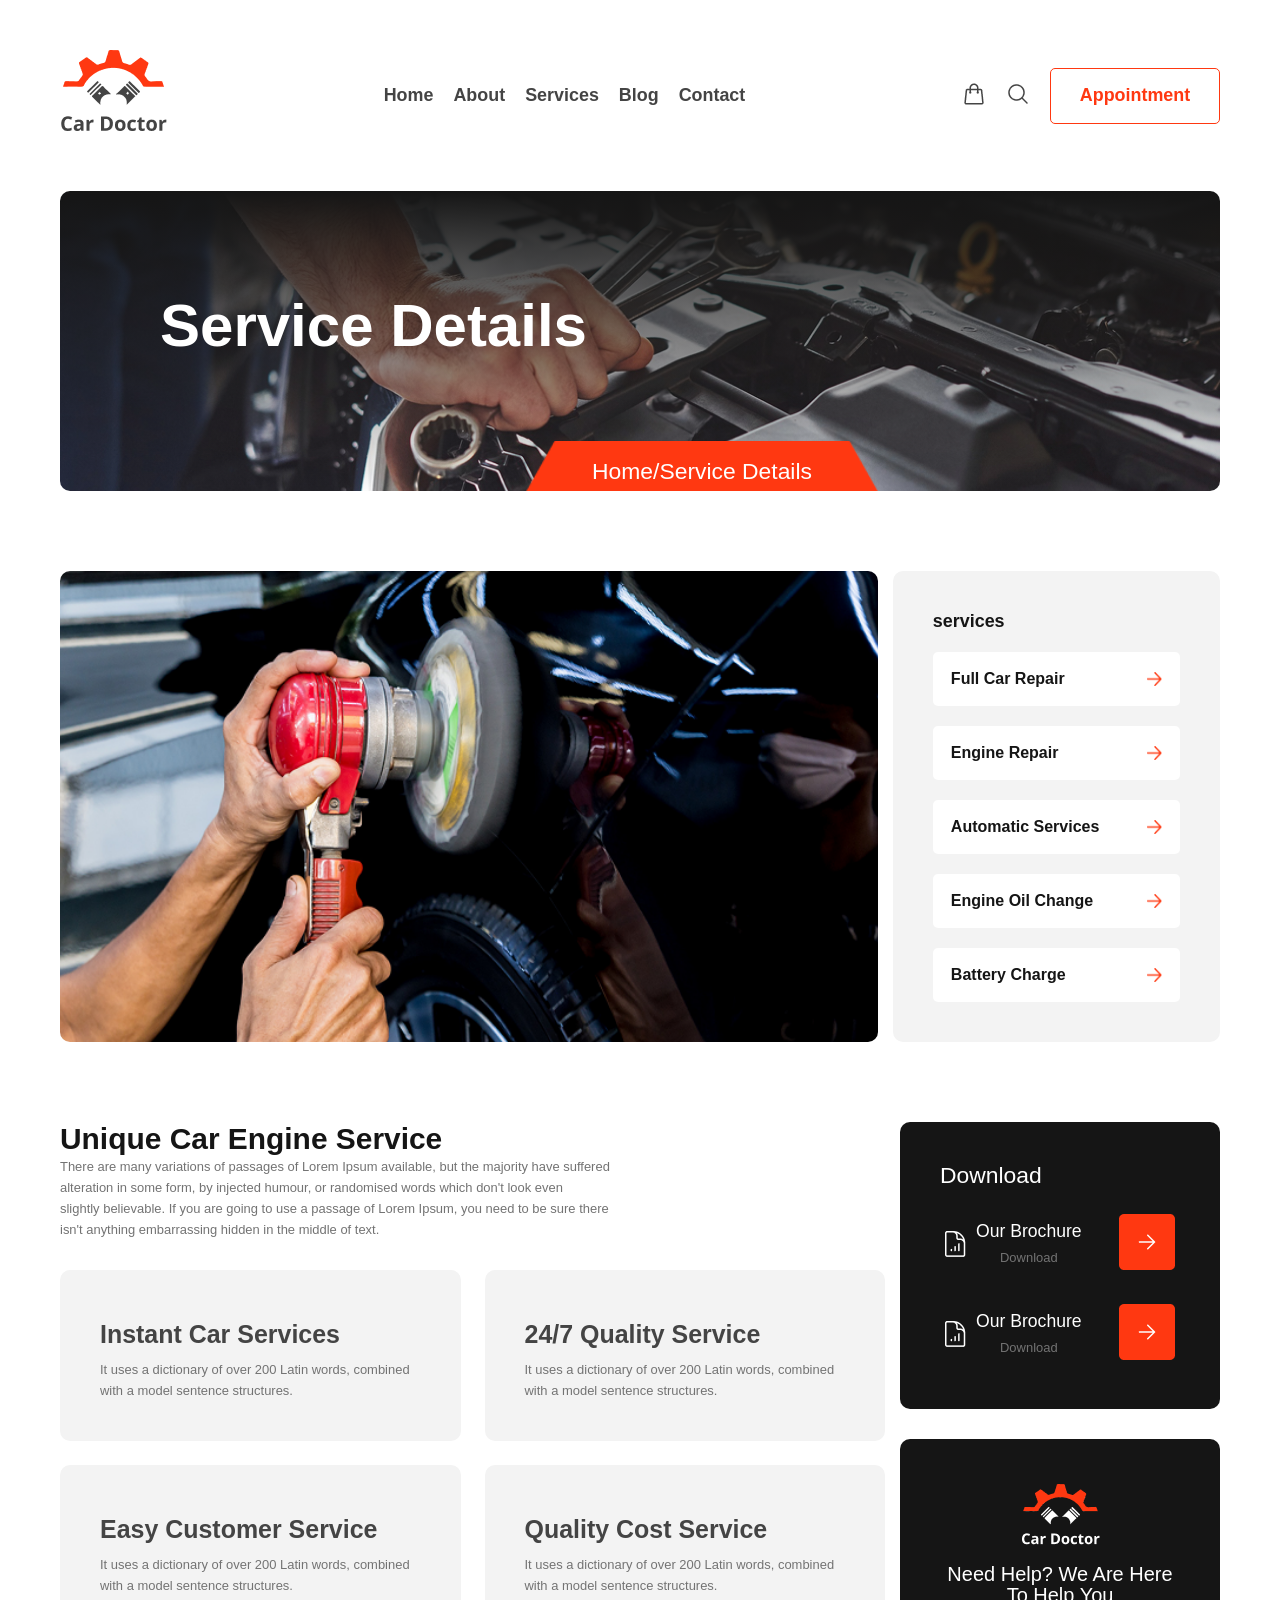
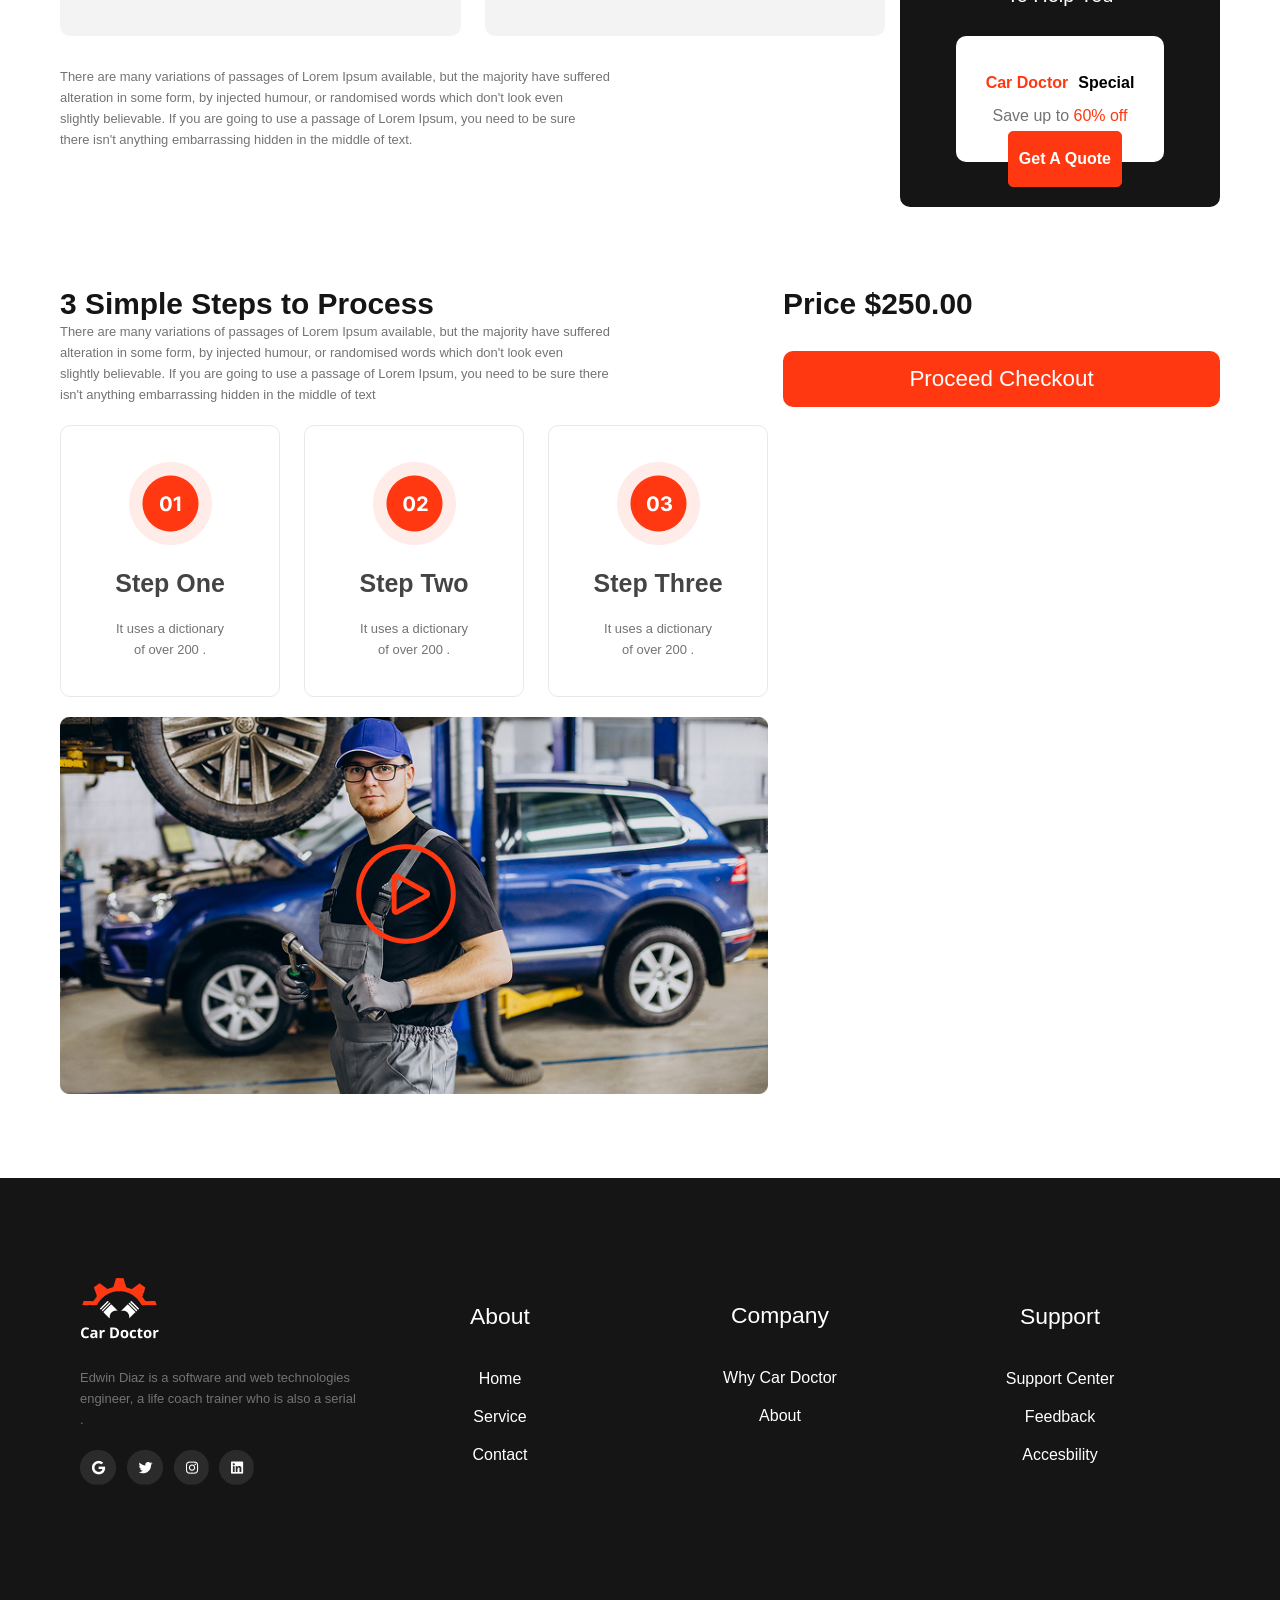
<file: services/index.html>
<!doctype html>
<html lang="en">
  <head>
    <meta charset="UTF-8" />
    <meta name="viewport" content="width=device-width, initial-scale=1.0" />
    <link rel="stylesheet" href="../style.css" />
    <link rel="stylesheet" href="./style.css" />
    <title>Services</title>
  </head>
  <body>
    <nav id="navbar">
      <div class="container nav-container">
        <div class="logo">
          <a href="/"
            ><img class="nav-logo" src="../assets/logo.png" alt="Page logo"
          /></a>
        </div>
        <div class="items-center mobile-menu">
          <ul class="nav-links">
            <li><a href="../index.html">Home</a></li>
            <li><a href="#">About</a></li>
            <li><a href="../services/index.html">Services</a></li>
            <li><a href="#">Blog</a></li>
            <li><a href="#">Contact</a></li>
          </ul>
        </div>
        <div class="right-menu">
          <a href="../checkout/index.html"
            ><img
              src="../assets/chart.png"
              alt="Shopping card picture"
              class="small-logo"
          /></a>
          <a href=""
            ><img
              src="../assets/search.png"
              alt="Search icon"
              class="small-logo"
          /></a>
          <button class="btn-primary">Appointment</button>
        </div>
      </div>
    </nav>
    <main>
      <section id="hero">
        <div class="services-banner container">
          <h1 class="heading-secondary">Service Details</h1>
          <div class="banner-btn">
            <p class="text-center text-white">
              <a href="./index.html">Home/Service Details</a>
            </p>
          </div>
        </div>
      </section>
      <section id="services">
        <div class="container">
          <div class="banner-2"></div>
          <aside>
            <div class="side-card-1">
              <div>
                <h2>services</h2>
              </div>
              <div class="">
                <ul class="side-list">
                  <li class="items-center">
                    <a href="">Full Car Repair</a
                    ><img
                      class="arrow"
                      src="../assets/color-arrow.png"
                      alt="Orange color arrow icon indicate right"
                    />
                  </li>
                  <li class="items-center">
                    <a href="">Engine Repair</a
                    ><img
                      class="arrow"
                      src="../assets/color-arrow.png"
                      alt="Orange color arrow icon indicate right"
                    />
                  </li>
                  <li class="items-center">
                    <a href="">Automatic Services</a
                    ><img
                      class="arrow"
                      src="../assets/color-arrow.png"
                      alt="Orange color arrow icon indicate right"
                    />
                  </li>
                  <li class="items-center">
                    <a href="">Engine Oil Change</a
                    ><img
                      class="arrow"
                      src="../assets/color-arrow.png"
                      alt="Orange color arrow icon indicate right"
                    />
                  </li>
                  <li class="items-center">
                    <a href="">Battery Charge</a
                    ><img
                      class="arrow"
                      src="../assets/color-arrow.png"
                      alt="Orange color arrow icon indicate right"
                    />
                  </li>
                </ul>
              </div>
            </div>
          </aside>
        </div>
      </section>
      <section id="details">
        
        <div class="container">
          
          <div class="left-side">
            <div class="">
              <h2>Unique Car Engine Service</h2>
              
              <p>There are many variations of passages of Lorem Ipsum available, but the majority have suffered<br>alteration in some form, by injected humour, or randomised words which don't look even<br>slightly believable. If you are going to use a passage of Lorem Ipsum, you need to be sure there<br>isn't anything embarrassing hidden in the middle of text. </p>
            </div>
                
               <div class="grid-col-2">
                <div class="grid-card">
                  <h3>Instant Car Services</h3>
                  <p>It uses a dictionary of over 200 Latin words, combined with a model sentence structures.</p>
                </div>
                <div class="grid-card">
                  <h3>24/7 Quality Service</h3>
                  <p>It uses a dictionary of over 200 Latin words, combined with a model sentence structures.</p>
                </div>
                <div class="grid-card">
                  <h3>Easy Customer Service</h3>
                  <p>It uses a dictionary of over 200 Latin words, combined with a model sentence structures.</p>
                </div>
                <div class="grid-card">
                  <h3>Quality Cost Service</h3>
                  <p>It uses a dictionary of over 200 Latin words, combined with a model sentence structures.</p>
                </div>
               </div>
           <p>There are many variations of passages of Lorem Ipsum available, but the majority have suffered<br>alteration in some form, by injected humour, or randomised words which don't look even<br>slightly believable. If you are going to use a passage of Lorem Ipsum, you need to be sure<br>there isn't anything embarrassing hidden in the middle of text. </p>    
          </div>
          <aside>
                <div class="side-card-2">
                    <div class="">
                    <h3 class="text-white">Download</h3>
                </div>
                <div class="download-btn">
                    <div class="flex">
                        <div class="flex">
                            <div class="items-center">
                                <img src="./assets/document.png" alt="Document logo">
                            </div>
                            <div class="items-center">
                                <h4 class="text-white">Our Brochure</h4>
                                <p><a href="">Download</a></p>
    
                            </div>
                        </div>

                    </div>
                    <div>
                        <img src="./assets/color-arrow-btn.png" alt="">
                    </div>
                </div>
                <div class="download-btn">
                    <div class="flex">
                        <div class="flex">
                            <div class="items-center">
                                <img src="./assets/document.png" alt="Document logo">
                            </div>
                            <div class="items-center">
                                <h4 class="text-white">Our Brochure</h4>
                                <p><a href="">Download</a></p>
    
                            </div>
                        </div>

                    </div>
                    <div>
                        <img src="./assets/color-arrow-btn.png" alt="">
                    </div>
                </div>
                </div>

                <div class="side-card-3 items-center">
                  <div class="items-center">
                    <img src="../assets/footer-logo.png" alt="">
                    <p>Need Help? We Are Here To Help You</p>
                  </div>
                  <div class="inner-card  items-center">
                    <div style="font-size: 1rem; font-weight: 600;" class="flex">
                      <span style="color: #FF3811;">Car Doctor</span> 
                      <span style="color: black;">Special</span>
                    </div>
                    <div class="">
                      <span style="color:#737373;">Save up to </span><span style="color: #FF3811;">60% off</span>
                    </div>
                   <button class="btn-secondary">Get A Quote</button>
                  </div>
                </div>
            </aside>
        </div>
      </section>
      <section id="steps-3">
        <div class="container">
          <div class="steps-item">
            <div class="">
            <h2>3 Simple Steps to Process</h2>
            <p>There are many variations of passages of Lorem Ipsum available, but the majority have suffered<br>alteration in some form, by injected humour, or randomised words which don't look even<br>slightly believable. If you are going to use a passage of Lorem Ipsum, you need to be sure there<br>isn't anything embarrassing hidden in the middle of text</p>
          </div>
          <div class="grid-col-3">
            <div class="step-card">
              <span><img src="./assets/step-1.png" alt=""></span>
              <h3>Step One</h3>
              <p class="text-center">It uses a dictionary <br> of over 200 .</p>
            </div>
            <div class="step-card">
              <span><img src="./assets/step-2.png" alt=""></span>
              <h3>Step Two</h3>
              <p class="text-center">It uses a dictionary <br> of over 200 .</p>
            </div>
            <div class="step-card">
              <span><img src="./assets/step-3.png" alt=""></span>
              <h3>Step Three</h3>
              <p class="text-center">It uses a dictionary <br> of over 200 .</p>
            </div>
          </div>
          <div id="bottom-banner">
          
            <img class="bottom-img" src="./assets/bottom-img.png" alt="">
            <img class="play-btn" src="./assets/play-btn.png" alt="">
          
        </div>
          </div>
          <aside>
            <h2>Price $250.00</h2>
            <button class="aside-btn">Proceed Checkout</button>
          </aside>
        </div>
      </section>
      
    </main>
    <footer>
      <div class="footer-content">
        <div class="footer-item">
          <span
            ><img
              class="text-white"
              src="../assets/footer-logo.png"
              alt="Footer logo"
          /></span>
          <p>
            Edwin Diaz is a software and web technologies engineer, a life coach
            trainer who is also a serial .
          </p>
          <div class="">
            <ul class="flex">
              <li>
                <a href="#"
                  ><img src="../assets/Icon(1).png" alt="Google icon"
                /></a>
              </li>
              <li>
                <a href="#"
                  ><img src="../assets/Icon(2).png" alt="Instagram icon"
                /></a>
              </li>
              <li>
                <a href="#"
                  ><img src="../assets/Icon(3).png" alt="Twitter icon"
                /></a>
              </li>
              <li>
                <a href="#"
                  ><img src="../assets/Icon(4).png" alt="Linkedin icon"
                /></a>
              </li>
            </ul>
          </div>
        </div>
        <div class="menu-items">
          <h3 class="text-white">About</h3>
          <ul class="text-center">
            <li><a href="#">Home</a></li>
            <li><a href="#">Service</a></li>
            <li><a href="#">Contact</a></li>
          </ul>
        </div>
        <div class="menu-items">
          <h3 class="text-white">Company</h3>
          <ul class="text-center">
            <li><a href="#">Why Car Doctor</a></li>
            <li><a href="#">About</a></li>
            <li><a href="#"></a></li>
            <li><a href="#"></a></li>
          </ul>
        </div>
        <div class="menu-items">
          <h3 class="text-white">Support</h3>
          <ul class="text-center">
            <li><a href="#">Support Center</a></li>
            <li><a href="#">Feedback</a></li>
            <li><a href="#">Accesbility</a></li>
          </ul>
        </div>
      </div>
    </footer>
  </body>
</html>
</file>
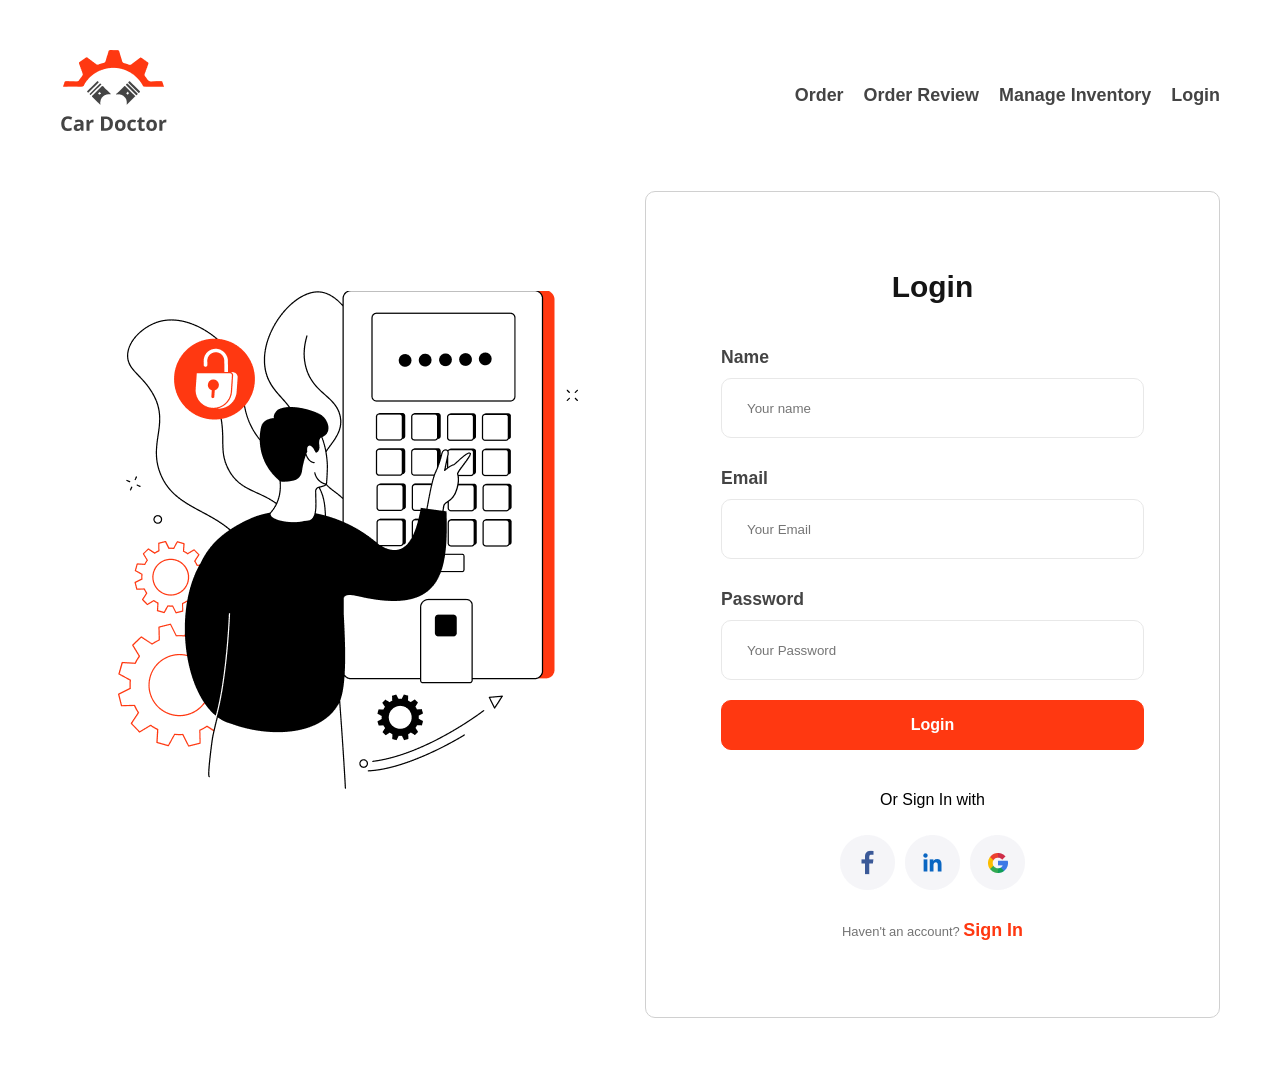
<file: auth/login/index.html>
<!DOCTYPE html>
<html lang="en">
<head>
    <meta charset="UTF-8">
    <meta name="viewport" content="width=device-width, initial-scale=1.0">
    <link rel="stylesheet" href="../../style.css">
    <link rel="stylesheet" href="../style.css">
    <title>Sign Up</title>
</head>
<body>
    <nav id="navbar">
      <div class="container nav-container">
        <div class="logo"><a href="../../index.html"><img class="nav-logo" src="../../assets/logo.png" alt="Page logo" /></a></div>
        <div class="items-center mobile-menu">
          <ul class="nav-links">
            <li><a href="/">Order</a></li>
            <li><a href="#">Order Review</a></li>
            <li><a href="">Manage Inventory </a></li>
            <li><a href="./index.html">Login</a></li>
          </ul>
        </div>
      
    </nav>
    <main>
      <div id="singn-up">
        <div class="container grid-col-2">
          <div class="left-image items-center"></div>
          <div class="right-content">
            <div class="form-container">
              <h2 class="text-center">Login</h2>
              <form action="#">
                <div class="">
                  <label for="">Name</label><br>
                  <input type="text" placeholder="Your name">
                </div>
                <div class="">
                  <label for="">Email</label><br>
                  <input type="email" placeholder="Your Email">
                </div>
                <div class="">
                  <label >Password</label><br>
                  <input type="password" placeholder="Your Password">
                </div>
                
                <button>Login</button>
              </form>
              <div class="bottom-item items-center">
                <a>Or Sign In with</a>
                <div class="">
                  <ul class="flex">
                    <li><a href="#"><img src="../assets/Facebook(1).png" alt=""></a></li>
                    <li><a href="#"><img src="../assets/LinkedIn(2).png" alt=""></a></li>
                    <li><a href="#"><img src="../assets/Google.png" alt=""></a></li>
                  </ul>
                  
                </div>
                <p>Haven't an account? <span style="color: #FF3811;font-weight: 600;font-size: 1.12rem;"><a href="../sing-up/index.html">Sign In</a></span></p>
              </div>
            </div>
          </div>
        </div>
      </div>
    </main>
</body>
</html>
</file>
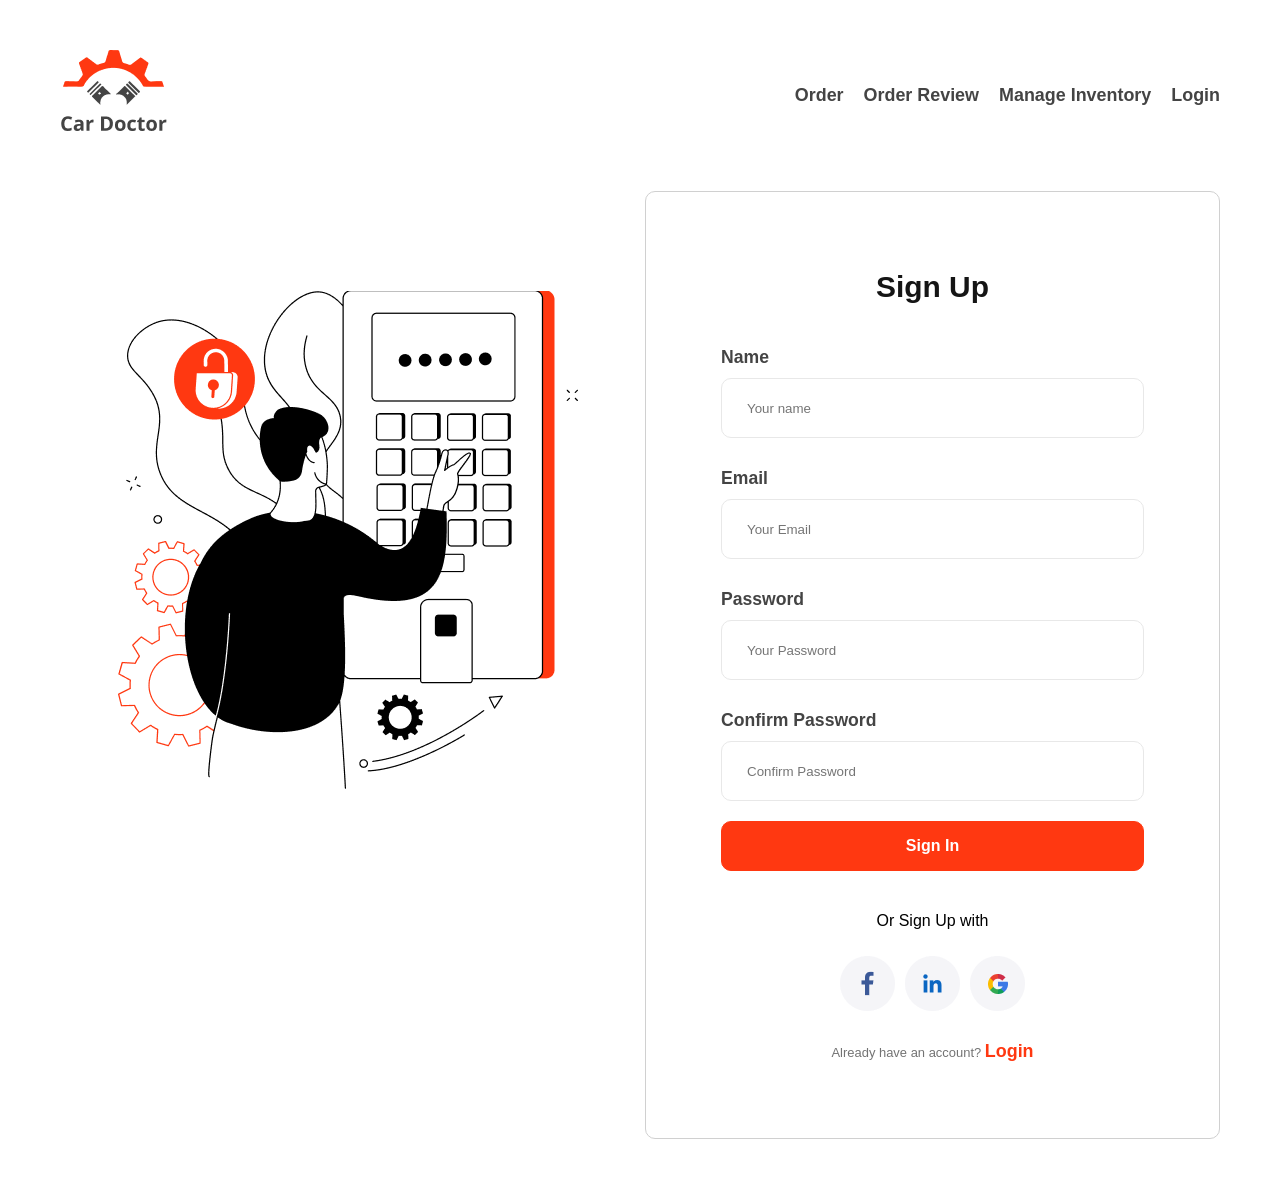
<file: auth/sign-up/index.html>
<!DOCTYPE html>
<html lang="en">
<head>
    <meta charset="UTF-8">
    <meta name="viewport" content="width=device-width, initial-scale=1.0">
    <link rel="stylesheet" href="../../style.css">
    <link rel="stylesheet" href="../style.css">
    <title>Sign Up</title>
</head>
<body>
    <nav id="navbar">
      <div class="container nav-container">
        <div class="logo"><a href="../../index.html"><img class="nav-logo" src="../../assets/logo.png" alt="Page logo" /></a></div>
        <div class="items-center mobile-menu">
          <ul class="nav-links">
            <li><a href="/">Order</a></li>
            <li><a href="#">Order Review</a></li>
            <li><a href="">Manage Inventory </a></li>
            <li><a href="../login/index.html">Login</a></li>
          </ul>
        </div>
      
    </nav>
    <main>
      <div id="singn-up">
        <div class="container grid-col-2">
          <div class="left-image items-center"></div>
          <div class="right-content">
            <div class="form-container">
              <h2 class="text-center">Sign Up</h2>
              <form action="#">
                <div class="">
                  <label for="">Name</label><br>
                  <input type="text" placeholder="Your name">
                </div>
                <div class="">
                  <label for="">Email</label><br>
                  <input type="email" placeholder="Your Email">
                </div>
                <div class="">
                  <label >Password</label><br>
                  <input type="password" placeholder="Your Password">
                </div>
                <div class="">
                  <label >Confirm Password</label><br>
                  <input type="password" placeholder="Confirm Password">
                </div>
                <button>Sign In</button>
              </form>
              <div class="bottom-item items-center">
                <a>Or Sign Up with</a>
                <div class="">
                  <ul class="flex">
                    <li><a href="#"><img src="../assets/Facebook(1).png" alt=""></a></li>
                    <li><a href="#"><img src="../assets/LinkedIn(2).png" alt=""></a></li>
                    <li><a href="#"><img src="../assets/Google.png" alt=""></a></li>
                  </ul>
                  
                </div>
                <p>Already have an account? <span style="color: #FF3811;font-weight: 600;font-size: 1.12rem;"><a href="../login/index.html">Login</a></span></p>
              </div>
            </div>
          </div>
        </div>
      </div>
    </main>
</body>
</html>
</file>
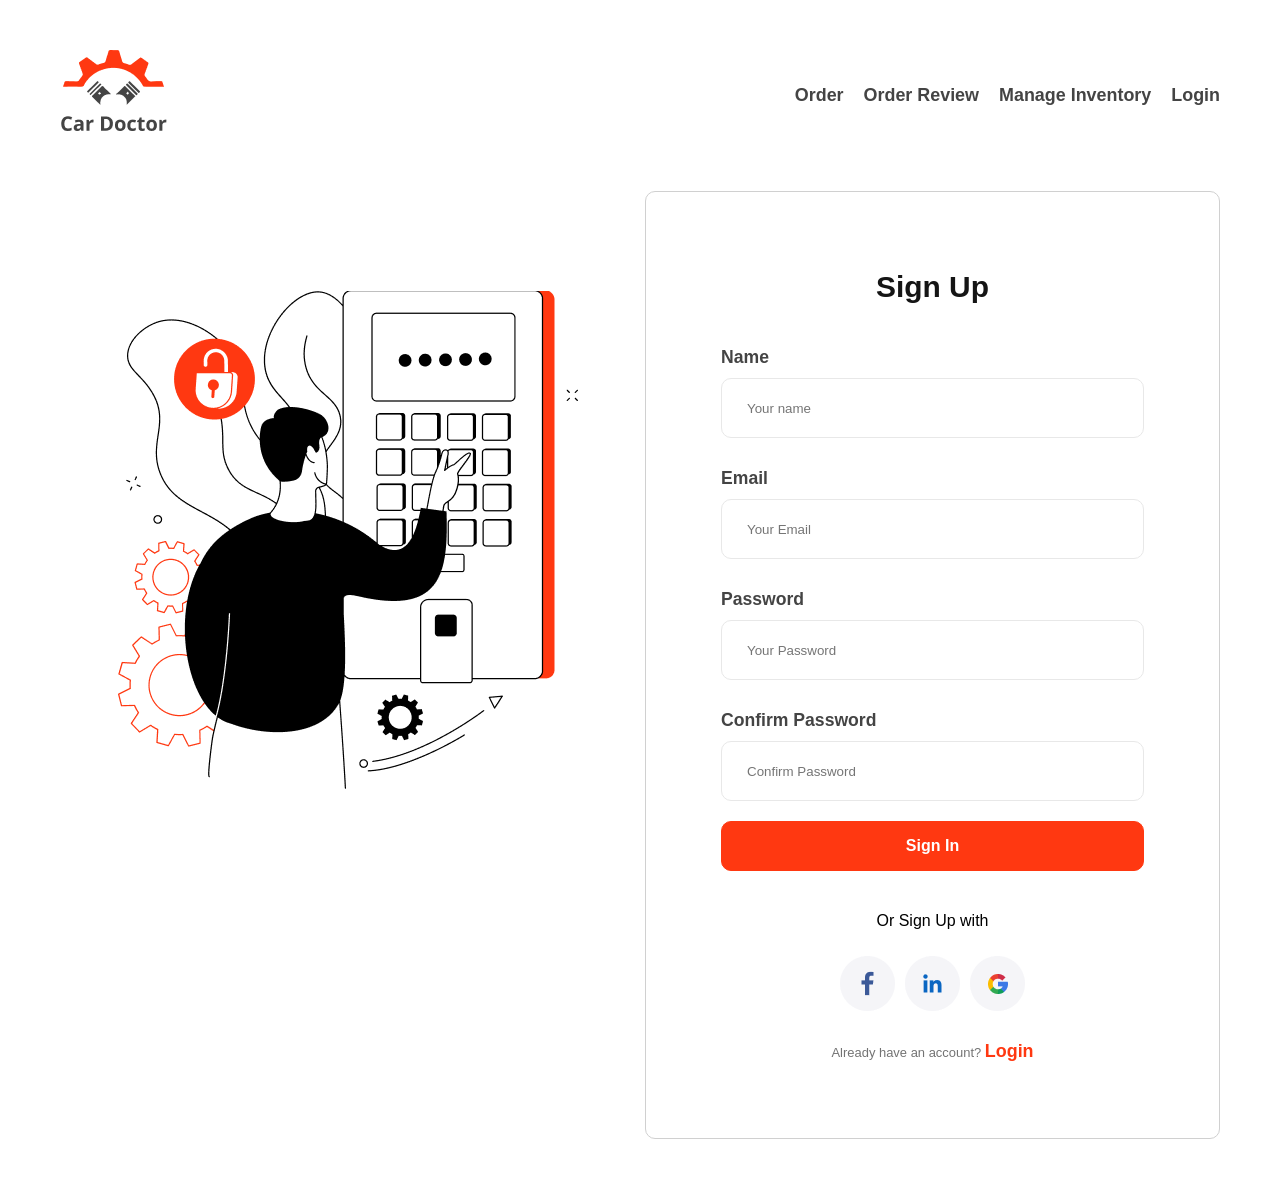
<file: auth/sing-up/index.html>
<!DOCTYPE html>
<html lang="en">
<head>
    <meta charset="UTF-8">
    <meta name="viewport" content="width=device-width, initial-scale=1.0">
    <link rel="stylesheet" href="../../style.css">
    <link rel="stylesheet" href="../style.css">
    <title>Sign Up</title>
</head>
<body>
    <nav id="navbar">
      <div class="container nav-container">
        <div class="logo"><a href="../../index.html"><img class="nav-logo" src="../../assets/logo.png" alt="Page logo" /></a></div>
        <div class="items-center mobile-menu">
          <ul class="nav-links">
            <li><a href="/">Order</a></li>
            <li><a href="#">Order Review</a></li>
            <li><a href="">Manage Inventory </a></li>
            <li><a href="#">Login</a></li>
          </ul>
        </div>
      
    </nav>
    <main>
      <div id="singn-up">
        <div class="container grid-col-2">
          <div class="left-image items-center"></div>
          <div class="right-content">
            <div class="form-container">
              <h2 class="text-center">Sign Up</h2>
              <form action="#">
                <div class="">
                  <label for="">Name</label><br>
                  <input type="text" placeholder="Your name">
                </div>
                <div class="">
                  <label for="">Email</label><br>
                  <input type="email" placeholder="Your Email">
                </div>
                <div class="">
                  <label >Password</label><br>
                  <input type="password" placeholder="Your Password">
                </div>
                <div class="">
                  <label >Confirm Password</label><br>
                  <input type="password" placeholder="Confirm Password">
                </div>
                <button>Sign In</button>
              </form>
              <div class="bottom-item items-center">
                <a>Or Sign Up with</a>
                <div class="">
                  <ul class="flex">
                    <li><a href="#"><img src="../assets/Facebook(1).png" alt=""></a></li>
                    <li><a href="#"><img src="../assets/LinkedIn(2).png" alt=""></a></li>
                    <li><a href="#"><img src="../assets/Google.png" alt=""></a></li>
                  </ul>
                  
                </div>
                <p>Already have an account? <span style="color: #FF3811;font-weight: 600;font-size: 1.12rem;"><a href="../login/index.html">Login</a></span></p>
              </div>
            </div>
          </div>
        </div>
      </div>
    </main>
</body>
</html>
</file>
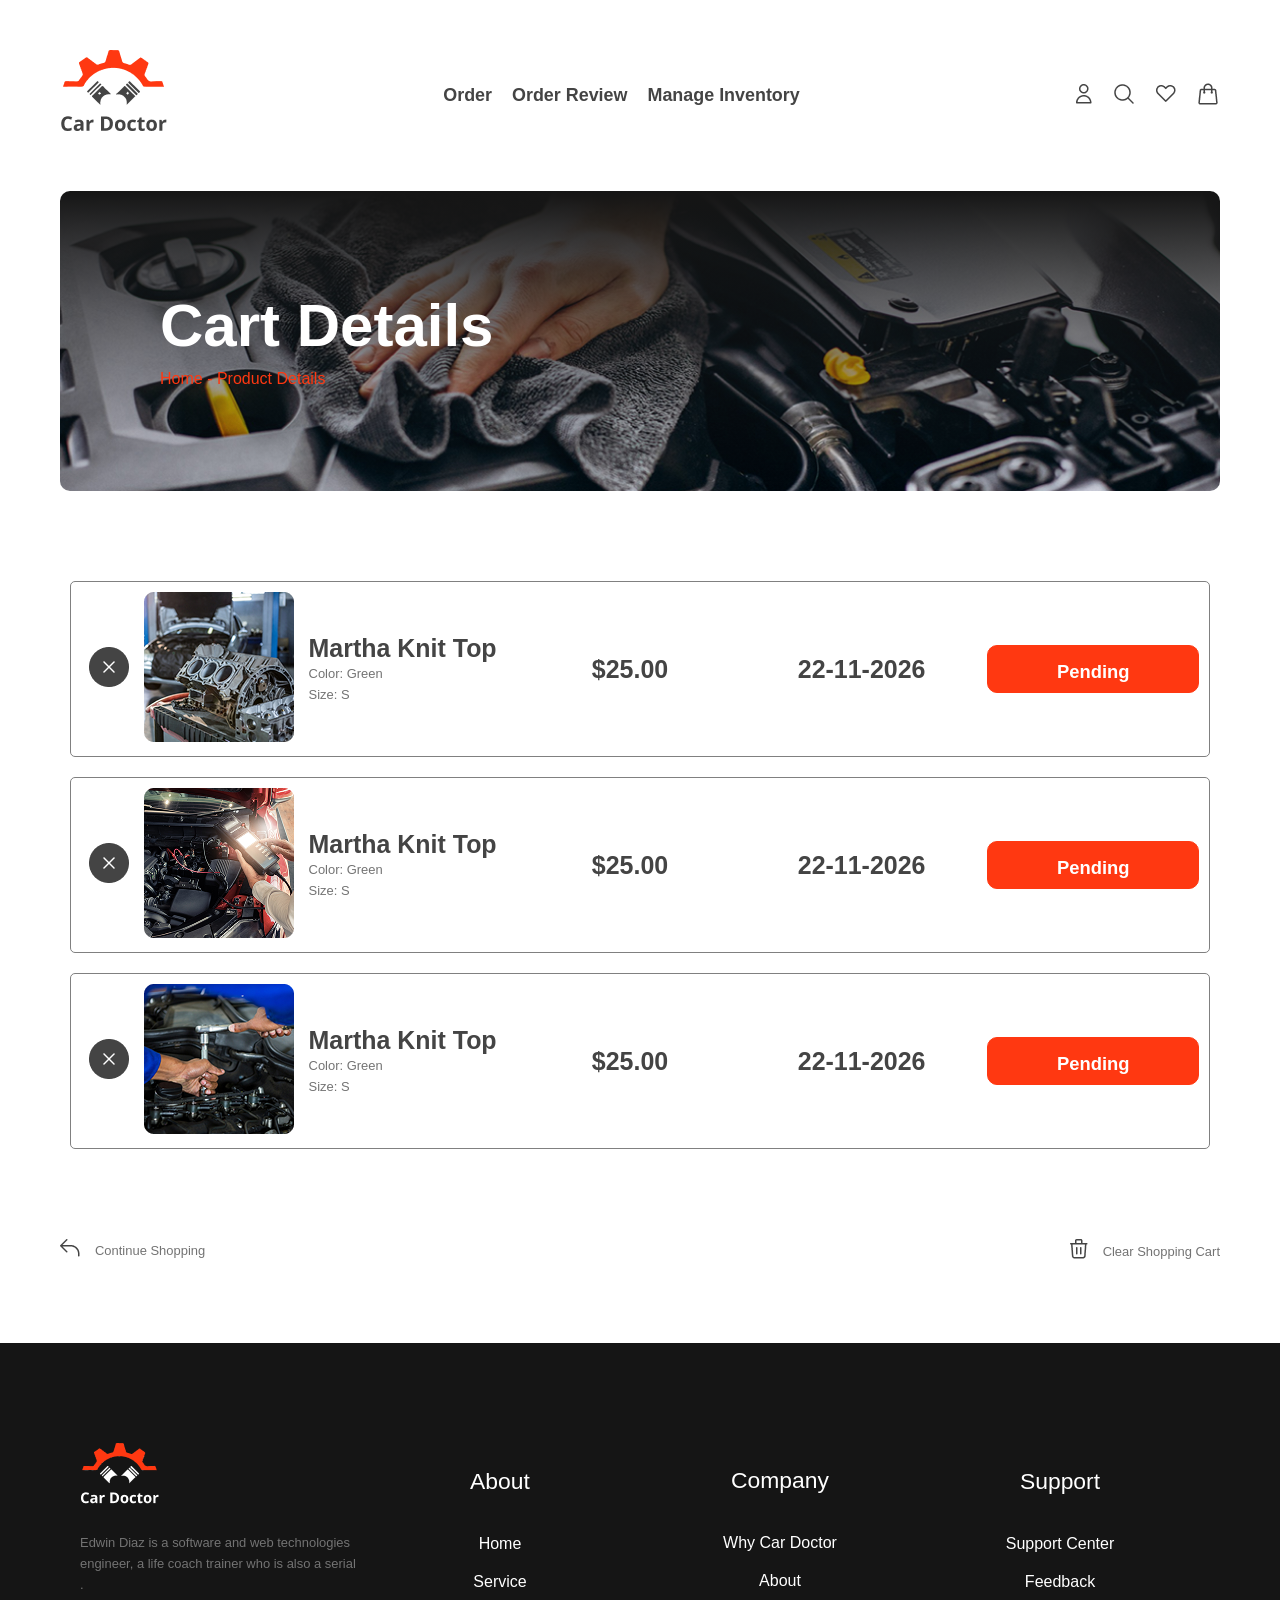
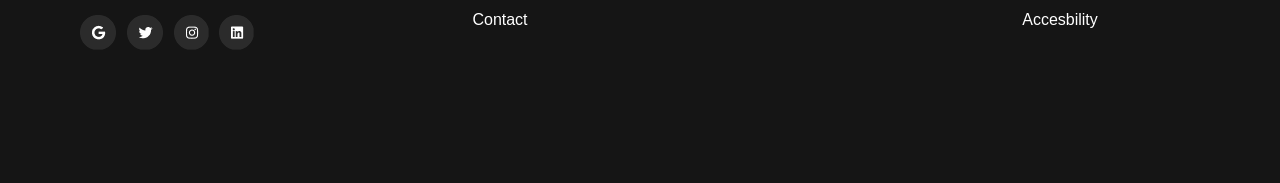
<file: checkout-details/card-details/index.html>
<!DOCTYPE html>
<html lang="en">
<head>
    <meta charset="UTF-8">
    <meta name="viewport" content="width=device-width, initial-scale=1.0">
    <link rel="stylesheet" href="../../style.css">
    <link rel="stylesheet" href="../style.css">
    <title>Card Details</title>
</head>
<body>
    <nav id="navbar">
      <div class="container nav-container">
        <div class="logo"><a href="./"><img class="nav-logo" src="../../assets/logo.png" alt="Page logo" /></a></div>
        <div class="items-center mobile-menu">
          <ul class="nav-links">
            <li><a href="#">Order</a></li>
            <li><a href="../card-details/index.html">Order Review</a></li>
            <li><a href="../manage-all-orders/index.html">Manage Inventory</a></li>
          </ul>
        </div>
        <div class="right-menu">
            <a href=""><img src="../../assets/head.png" alt="Human icon" class="" /></a>
            <a href=""><img src="/assets/search.png" alt="Search icon" class="small-logo" /></a>
            <a href=""><img src="../../assets/love.png" alt="Heart shape icon" class="" /></a>
            <a href="../../checkout/index.html"><img src="/assets/chart.png" alt="Shopping card picture" class="small-logo" /></a>
        </div>
      </div>
    </nav>
    <main>
    <section id="hero">
        <div class="card-details-banner container">
          <h1 class="heading-secondary">Cart Details</h1>
          <span style="color: #FF3811;">Home - Product Details</span>
        </div>
    </section>
    <section id="cart-details">
    <div class="container card-items">    
        <div class="container grid-col-4">
            <div class="items-center">
                <div class=""><img src="../assets/cross.png" alt="Cross icon"></div>
                <div class=""><img src="../assets/engine-card.png" alt="Car engine picture"></div>
                <div class="">
                    <h3>Martha Knit Top</h3>
                    <p>Color: Green</p>
                    <p>Size: S</p>
                </div>
            </div>
            <div class="items-center"><h3>$25.00</h3></div>
            <div class="items-center"><h3>22-11-2026</h3></div>
            <div class="items-center"><button class="card-btn-primary">Pending</button>
            </div>
        </div>
        <div class="container grid-col-4">
            <div class="items-center">
                <div class=""><img src="../assets/cross.png" alt="Cross icon"></div>
                <div class=""><img src="../assets/engine-monitoring.png" alt="Car engine monitoring picture"></div>
                <div class="">
                    <h3>Martha Knit Top</h3>
                    <p>Color: Green</p>
                    <p>Size: S</p>
                </div>
            </div>
            <div class="items-center"><h3>$25.00</h3></div>
            <div class="items-center"><h3>22-11-2026</h3></div>
            <div class="items-center"><button class="card-btn-primary">Pending</button>
            </div>
        </div>
        <div class="container grid-col-4">
            <div class="items-center">
                <div class=""><img src="../assets/cross.png" alt="Cross icon"></div>
                <div class=""><img src="../assets/engine-servicing.png" alt="Car engine Servicing picture"></div>
                <div class="">
                    <h3>Martha Knit Top</h3>
                    <p>Color: Green</p>
                    <p>Size: S</p>
                </div>
            </div>
            <div class="items-center"><h3>$25.00</h3></div>
            <div class="items-center"><h3>22-11-2026</h3></div>
            <div class="items-center"><button class="card-btn-primary">Pending</button>
            </div>
        </div>
    </div>
    </section>
    <section id="direction">
        <div class="container bottom-direction">
            <div>
               <a href="../../services/index.html">
                <ul class="flex items-center">
                    <li><img src="../assets/left-direction.png" alt="Left direction icon"></li>
                    <li><p>Continue Shopping</p></li>
                </ul>
               </a> 
            </div>
            <div>
               <a href="">
                <ul class="flex items-center">
                    <li><img src="../assets/delete.png" alt="Left direction icon"></li>
                    <li><p>Clear Shopping Cart</p></li>
                </ul>
               </a> 
            </div>
        </div>
    </section>
    </main>
    <footer>
      <div class="footer-content">
        <div class="footer-item">
         <span><img class="text-white" src="../../assets/footer-logo.png" alt="Footer logo"></span>
          <p>Edwin Diaz is a software and web technologies engineer, a life coach trainer who is also a serial .</p>
          <div class="">
            <ul class="flex">
              <li><a href="#"><img src="../../assets/Icon(1).png" alt="Google icon"></a></li>
              <li><a href="#"><img src="../../assets/Icon(2).png" alt="Instagram icon"></a></li>
              <li><a href="#"><img src="../../assets/Icon(3).png" alt="Twitter icon"></a></li>
              <li><a href="#"><img src="../../assets/Icon(4).png" alt="Linkedin icon"></a></li>
            </ul>
          </div>
        </div>
        <div class="menu-items">
          <h3 class="text-white">About</h3>
            <ul class="text-center">
              <li><a href="/index.html">Home</a></li>
              <li><a href="../../services/index.html">Service</a></li>
              <li><a href="#">Contact</a></li>
            </ul>
        </div>
        <div class="menu-items">
          <h3 class="text-white">Company</h3>
            <ul class="text-center">
              <li><a href="#">Why Car Doctor</a></li>
              <li><a href="#">About</a></li>
              <li><a href="#"></a></li>
              <li><a href="#"></a></li>
            </ul>
        </div>
        <div class="menu-items">
          <h3 class="text-white">Support</h3>
            <ul class="text-center">
              <li><a href="#">Support Center</a></li>
              <li><a href="#">Feedback</a></li>
              <li><a href="#">Accesbility</a></li>
            </ul>
        </div>
      </div>
    </footer>
</body>
</html>
</file>
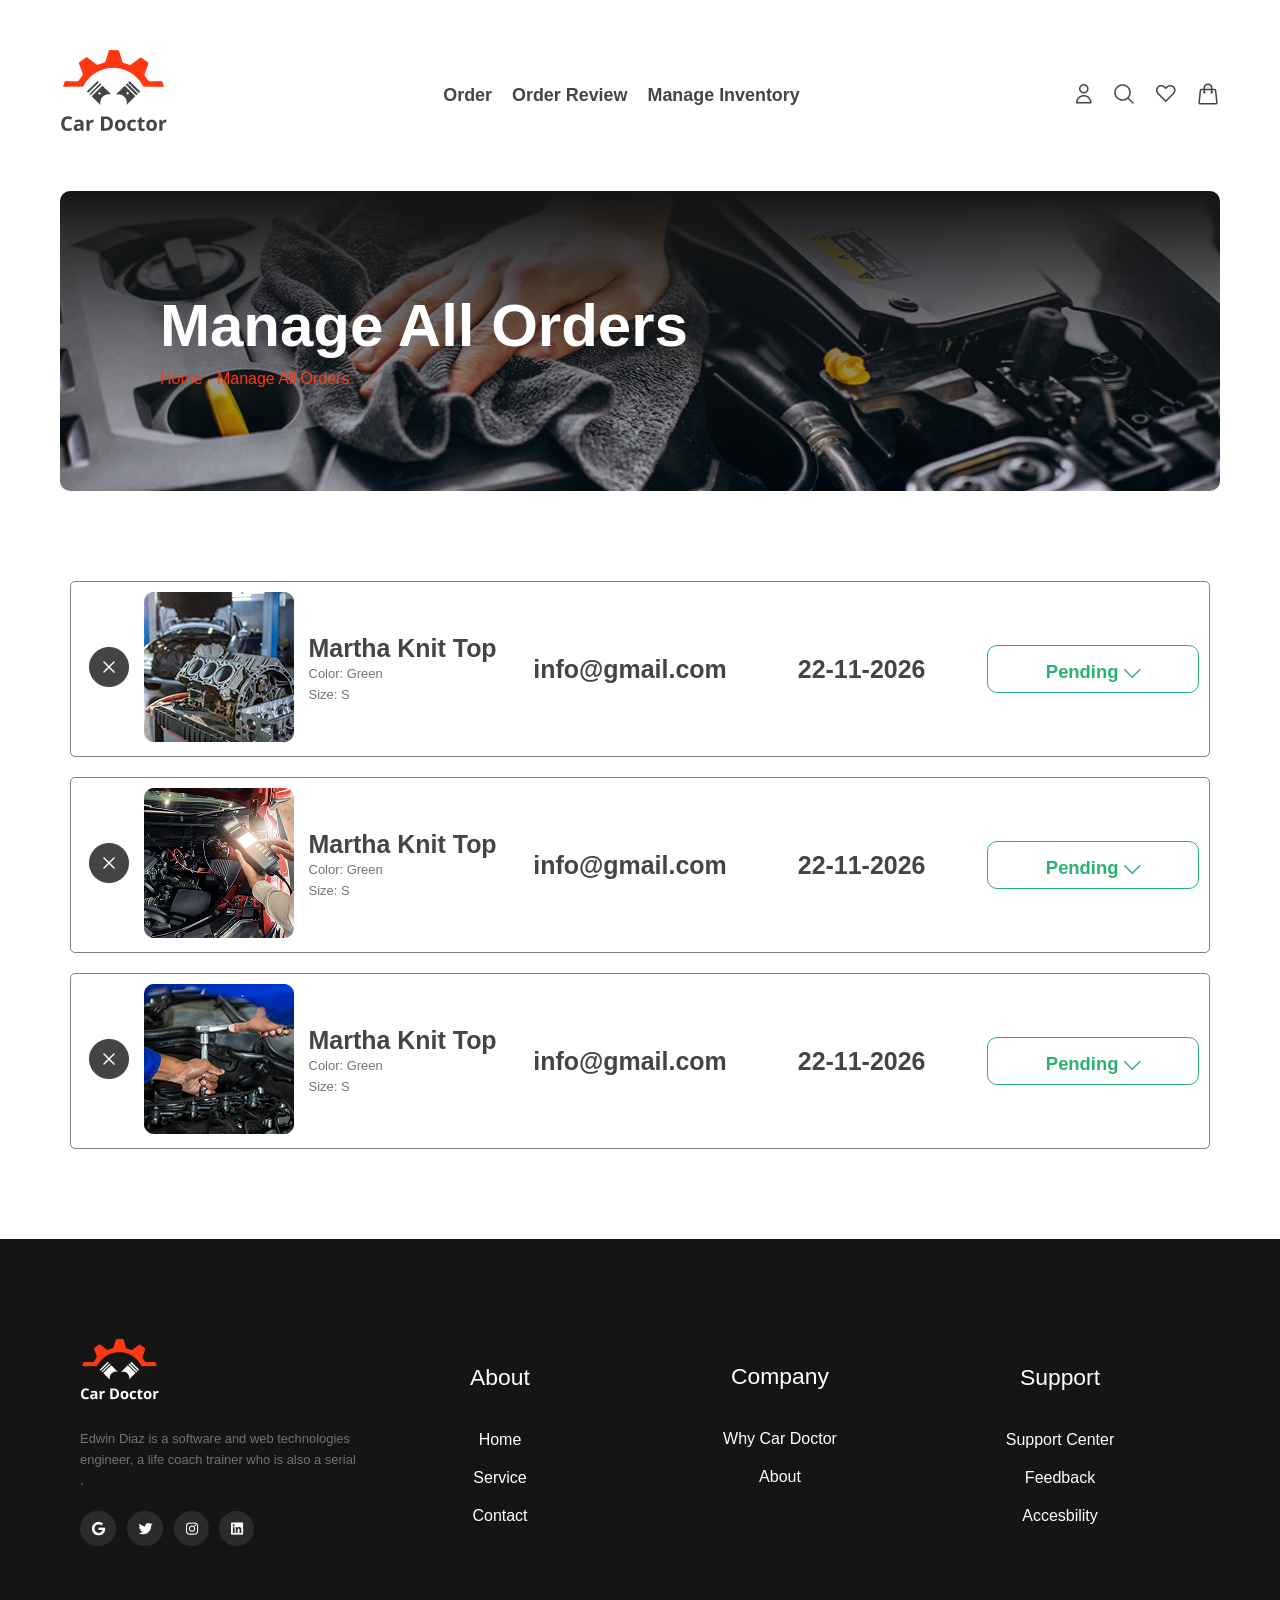
<file: checkout-details/manage-all-orders/index.html>
<!DOCTYPE html>
<html lang="en">
<head>
    <meta charset="UTF-8">
    <meta name="viewport" content="width=device-width, initial-scale=1.0">
    <link rel="stylesheet" href="../../style.css">
    <link rel="stylesheet" href="../style.css">
    <title>Manage All Orders</title>
</head>
<body>
    <nav id="navbar">
      <div class="container nav-container">
        <div class="logo"><a href="../../index.html"><img class="nav-logo" src="../../assets/logo.png" alt="Page logo" /></a></div>
        <div class="items-center mobile-menu">
          <ul class="nav-links">
            <li><a href="#">Order</a></li>
            <li><a href="../card-details/index.html">Order Review</a></li>
            <li><a href="#">Manage Inventory</a></li>
          </ul>
        </div>
        <div class="right-menu">
            <a href=""><img src="../../assets/head.png" alt="Human icon" class="" /></a>
            <a href=""><img src="/assets/search.png" alt="Search icon" class="small-logo" /></a>
            <a href=""><img src="../../assets/love.png" alt="Heart shape icon" class="" /></a>
            <a href="../../checkout/index.html"><img src="/assets/chart.png" alt="Shopping card picture" class="small-logo" /></a>
        </div>
      </div>
    </nav>
    <main>
    <section id="hero">
        <div class="card-details-banner container">
          <h1 class="heading-secondary">Manage All Orders</h1>
          <span style="color: #FF3811;">Home - Manage All Orders</span>
        </div>
    </section>
    <section id="cart-details">
    <div class="container card-items">   
        <div class="container grid-col-4">
            <div class="items-center">
                <div class=""><img src="../assets/cross.png" alt="Cross icon"></div>
                <div class=""><img src="../assets/engine-card.png" alt="Car engine picture"></div>
                <div class="">
                    <h3>Martha Knit Top</h3>
                    <p>Color: Green</p>
                    <p>Size: S</p>
                </div>
            </div>
            <div class="items-center"><h3>info@gmail.com</h3></div>
            <div class="items-center"><h3>22-11-2026</h3></div>
            <div class="items-center"><button class="card-btn-secondary">Pending <img src="../assets/down-arw.png" alt=""></button>
            </div>
        </div>
        <div class="container grid-col-4">
            <div class="items-center">
                <div class=""><img src="../assets/cross.png" alt="Cross icon"></div>
                <div class=""><img src="../assets/engine-monitoring.png" alt="Car engine monitoring picture"></div>
                <div class="">
                    <h3>Martha Knit Top</h3>
                    <p>Color: Green</p>
                    <p>Size: S</p>
                </div>
            </div>
            <div class="items-center"><h3>info@gmail.com</h3></div>
            <div class="items-center"><h3>22-11-2026</h3></div>
            <div class="items-center"><button class="card-btn-secondary">Pending <img src="../assets/down-arw.png" alt=""></button>
            </div>
        </div>
        <div class="container grid-col-4">
            <div class="items-center">
                <div class=""><img src="../assets/cross.png" alt="Cross icon"></div>
                <div class=""><img src="../assets/engine-servicing.png" alt="Car engine Servicing picture"></div>
                <div class="">
                    <h3>Martha Knit Top</h3>
                    <p>Color: Green</p>
                    <p>Size: S</p>
                </div>
            </div>
            <div class="items-center"><h3>info@gmail.com</h3></div>
            <div class="items-center"><h3>22-11-2026</h3></div>
            <div class="items-center"><button class="card-btn-secondary">Pending <img src="../assets/down-arw.png" alt=""></button>
            </div>
        </div>
    </div>  
    </section>
    </main>
    <footer>
      <div class="footer-content">
        <div class="footer-item">
         <span><img class="text-white" src="../../assets/footer-logo.png" alt="Footer logo"></span>
          <p>Edwin Diaz is a software and web technologies engineer, a life coach trainer who is also a serial .</p>
          <div class="">
            <ul class="flex">
              <li><a href="#"><img src="../../assets/Icon(1).png" alt="Google icon"></a></li>
              <li><a href="#"><img src="../../assets/Icon(2).png" alt="Instagram icon"></a></li>
              <li><a href="#"><img src="../../assets/Icon(3).png" alt="Twitter icon"></a></li>
              <li><a href="#"><img src="../../assets/Icon(4).png" alt="Linkedin icon"></a></li>
            </ul>
          </div>
        </div>
        <div class="menu-items">
          <h3 class="text-white">About</h3>
            <ul class="text-center">
              <li><a href="../../index.html">Home</a></li>
              <li><a href="../../services/index.html">Service</a></li>
              <li><a href="#">Contact</a></li>
            </ul>
        </div>
        <div class="menu-items">
          <h3 class="text-white">Company</h3>
            <ul class="text-center">
              <li><a href="#">Why Car Doctor</a></li>
              <li><a href="#">About</a></li>
              <li><a href="#"></a></li>
              <li><a href="#"></a></li>
            </ul>
        </div>
        <div class="menu-items">
          <h3 class="text-white">Support</h3>
            <ul class="text-center">
              <li><a href="#">Support Center</a></li>
              <li><a href="#">Feedback</a></li>
              <li><a href="#">Accesbility</a></li>
            </ul>
        </div>
      </div>
    </footer>
</body>
</html>
</file>
<file: style.css>
* {
  box-sizing: border-box;
}
body {
  margin: 0px;
  padding: 0px;
  font-family: "Inter", sans-serif;
}
ul {
  list-style: none;
  margin: 0;
  padding: 0;
}
a {
  color: inherit;
  text-decoration: none;
}

h1 {
  margin: 0;
  padding: 0;
  color: #ffff;
  font-weight: 700;
  font-size: 3.75rem;
}
h2 {
  margin: 0;
  padding: 0;
  color: #151515;
  font-weight: 700;
  font-size: 2.81rem;
}
h3 {
  margin: 0;
  padding: 0;
  font-weight: 700px;
  font-size: 1.56rem;
  color: #444444;
}
h4 {
  margin: 0;
  padding: 0;
  font-weight: 700px;
  font-size: 1.25rem;
  color: #ff3811;
}
h5 {
  margin: 0;
  padding: 0;
  color: #444444;
  font-weight: 700px;
  font-size: 1.56rem;
}
.heading-primary {
  margin: 0;
  padding: 0;
  color: #151515;
  font-weight: 700;
  font-size: 3.75rem;
}
.heading-secondary {
  margin: 0;
  padding: 0;
  color: #ffff;
  font-weight: 700;
  font-size: 3.75rem;
}
p {
  margin: 0;
  padding: 0;
  color: #737373;
  font-weight: 400;
  font-size: 1.1rem;
  line-height: 1.9rem;
}
.text-center {
  text-align: center;
}
.text-primary {
  margin: 0;
  padding: 0;
  color: #737373;
  font-weight: 400;
  font-size: 1.12rem;
  line-height: 30px;
}
.text-white {
  margin: 0;
  padding: 0;
  color: #ffffff;
  font-weight: 400;
  font-size: 1.75rem;
}
img {
  width: 100%;
  height: 100%;
  object-fit: contain;
  background-repeat: no-repeat;
}
section {
  margin-bottom: 150px;
}
.container {
  display: flex;
  margin: 50px 150px;
}
.flex {
  display: flex;
  gap: 10px;
}
.heading-center {
  display: flex;
  flex-direction: column;
  justify-content: center;
  align-items: center;
  gap: 20px;
}
.grid-col-2 {
  display: grid;
  grid-template-columns: repeat(2, 1fr);
  gap: 10px;
}
.grid-col-3 {
  display: grid;
  grid-template-columns: repeat(3, 1fr);
  gap: 24px;
}
.items-center {
  display: flex;
  flex-direction: column;
  justify-content: center;
  align-items: center;
  gap: 15px;
}
.small-logo {
  width: 24px;
  height: 24px;
}
.arrow {
  width: 15px;
  height: 14px;
}
/* Share button */
.btn-primary {
  width: 170px;
  height: 56px;
  padding: 10px;
  font-weight: 600;
  font-size: 1.12rem;
  color: #ff3811;
  background-color: #ffff;
  border: 1px solid #ff3811;
  border-radius: 5px;
  cursor: pointer;
}
.btn-secondary {
  width: 170px;
  height: 56px;
  padding: 10px;
  font-weight: 600;
  font-size: 1.12rem;
  color: #ffff;
  background-color: #ff3811;
  border: 1px solid #ff3811;
  border-radius: 5px;
  cursor: pointer;
}
.btn-tertiary {
  width: 170px;
  height: 56px;
  padding: 10px;
  font-weight: 600;
  font-size: 1.12rem;
  color: #ffff;
  background-color: transparent;
  border: 1px solid #ffff;
  border-radius: 5px;
  cursor: pointer;
}
.btn-gap {
  display: flex;
  gap: 20px;
}
.btn-sm-primary {
  width: 60px;
  height: 60px;
  background: #f3f3f3;
  border: 1px solid #f3f3f3;
  border-radius: 50%;
  cursor: pointer;
}
.btn-sm-secondary {
  width: 60px;
  height: 60px;
  background: #ff3811;
  border: 1px solid #ff3811;
  border-radius: 50%;
  cursor: pointer;
}
.btn-sm-tertiary {
  width: 60px;
  height: 60px;
  background: #ffffff33;
  background-color: transparent;
  border: 1px solid #ffffff33;
  border-radius: 50%;
  cursor: pointer;
}
.section-btn {
  margin-top: 50px;
}
.section-name {
  margin: 0;
  padding: 0;
  font-weight: 700px;
  font-size: 1.25rem;
  color: #ff3811;
}

/* navbar */
.nav-container {
  justify-content: space-between;
}
.nav-logo {
  width: auto;
  height: auto;
}
.nav-links {
  display: flex;
  gap: 20px;
  justify-content: space-between;
}
.nav-links a {
  color: #444444;
  font-weight: 600;
  font-size: 1.12rem;
}
.right-menu {
  display: flex;
  justify-content: center;
  align-items: center;
  gap: 20px;
}

/* hero banner */
.hero-banner {
  position: relative;
  width: auto;
  height: 600px;
  padding: 100px;
  background: #444444;
  background-image:
    linear-gradient(#151515, transparent), url(./assets/hero-image.png);
  background-repeat: no-repeat;
  background-size: cover;
  background-position: bottom;
  display: flex;
  flex-direction: column;
  gap: 30px;
  border-radius: 10px;
}
.arrow-btn {
  display: flex;
  position: absolute;
  right: 50px;
  bottom: 50px;
}

/* About Us */
#about-us .container {
  gap: 61px;
}
.img-section {
  width: auto;
  height: 557px;
  position: relative;
  margin: 50px;
}
.about-img-1 {
  width: 460px;
  height: 473px;
}
.about-img-2 {
  width: 327px;
  height: 332px;
  position: absolute;
  left: 194px;
  bottom: 0px;
}
.text-section {
  display: flex;
  flex-direction: column;
  gap: 30px;
  margin-top: 35px;
  overflow: auto;
}

/* Service */
.card {
  border: 1px solid #e8e8e8;
  border-radius: 5px;
  display: flex;
  flex-direction: column;
  padding: 20px;
  gap: 20px;
  position: relative;
  align-items: stretch;
}
.chart-up {
  position: absolute;
  top: 35px;
  right: 40px;
  width: auto;
  height: auto;
}
#Services .arrow {
  position: absolute;
  right: 20px;
  bottom: 23px;
}

/* office info */
#office-info p {
  margin: 0;
  padding: 0;
  color: #ffffff;
  font-weight: 400;
  font-size: 1.25rem;
}
.info {
  width: auto;
  height: 250px;
  background-color: #151515;
  padding: 73px 95px;
  border-radius: 5px;
  gap: 60px;
  justify-content: space-around;
}
.center-items {
  justify-content: center;
  align-items: center;
  gap: 10px;
}
.info-items p {
  color: #ffffff;
}
#office-info img {
  width: auto;
  height: 44px;
}
/* popular products */
.img-container {
  width: auto;
  height: stretch;
  background-color: #f3f3f3;
  padding: 31px 60px;
  border-radius: 10px;
}
.rating {
  width: 120px;
  height: 24px;
}

/* Team */
#team .container {
  position: relative;
}
.gray-text {
  font-weight: 600px;
  font-size: 1.25rem;
  color: #737373;
}
.slider-left {
  display: flex;
  justify-content: space-between;
  position: absolute;
  top: 40%;
  left: -30px;
}
.slider-right {
  display: flex;

  position: absolute;
  top: 40%;
  right: -30px;
}

/* Core Feature */
#core-features .container {
  gap: 25px;
}

#core-features img {
  width: auto;
  height: auto;
  object-fit: cover;
  transition: filter 0.3s ease;
}
.clock {
  filter: brightness(30%);
}
.card-sm {
  width: 170px;
  height: 156px;
  border: 1px solid #e8e8e8;
  border-radius: 10px;
  display: flex;
  padding: 10px;
  gap: 10px;
  /* align-items: stretch; */
  /* margin: 0; */
  /* padding: 30px; */
  flex-wrap: wrap;
  /* overflow: hidden; */
  transition: all 0.3s ease;
}
#core-features .card-sm:hover {
  padding-top: 15px;
  background-color: #ff3811;
  color: #ffffff;
}
#core-features .card-sm:hover img {
  filter: brightness(0) invert(1);
}
#core-features .card-sm:hover h3 {
  color: #ffffff;
}
.sm-card-heading {
  font-size: 1.12rem;
}

/* testimonial */
#testimonial img {
  width: auto;
  height: auto;
  object-fit: cover;
}
#testimonial .container {
  position: relative;
}
.review-card {
  position: relative;
  display: flex;
  flex-direction: column;
  gap: 20px;
  padding: 40px;
  border: 1px solid #f3f3f3;
}
.review-heading {
  font-size: 1.56rem;
}
.quote {
  position: absolute;
  top: 40px;
  right: 106px;
}

/* Footer */
footer {
  width: 100%;
  height: 500px;
  background-color: #151515;
}
.footer-content {
  display: grid;
  grid-template-columns: repeat(4, 1fr);
  padding: 110px 150px;
}
.footer-item {
  display: flex;
  flex-direction: column;
  gap: 20px;
}
.footer-item img {
  width: auto;
  height: auto;
}
.menu-items {
  display: flex;
  flex-direction: column;
  color: #ffffff;
  justify-content: center;
  align-items: center;
  gap: 40px;
}
.menu-items ul {
  display: flex;
  flex-direction: column;
  gap: 20px;
}

/****************/
/**Media Query**/
/**************/

/* For Mobile */
@media screen and (min-width: 320px) and (max-width: 480px) {
  h1 {
    margin: 0;
    padding: 0;
    color: #ffff;
    font-weight: 700;
    font-size: 3.75rem;
  }
  h2 {
    margin: 0;
    padding: 0;
    color: #151515;
    font-weight: 700;
    font-size: 2.5rem;
  }
  h3 {
    margin: 0;
    padding: 0;
    font-weight: 700px;
    font-size: 1.12rem;
    color: #444444;
  }
  h4 {
    margin: 0;
    padding: 0;
    font-weight: 700px;
    font-size: 1.56rem;
    color: #ff3811;
  }
  h5 {
    margin: 0;
    padding: 0;
    color: #444444;
    font-weight: 700px;
    font-size: 1.56rem;
  }
  .heading-primary {
    margin: 0;
    padding: 0;
    color: #151515;
    font-weight: 700;
    font-size: 2.5rem;
  }
  .heading-secondary {
    margin: 0;
    padding: 0;
    color: #ffff;
    font-weight: 700;
    font-size: 2.5rem;
  }
  p {
    margin: 0;
    padding: 0;
    color: #737373;
    font-weight: 400;
    font-size: 1.25rem;
    line-height: 25px;
  }
  .text-center {
    text-align: center;
  }
  .text-primary {
    margin: 0;
    padding: 0;
    color: #737373;
    font-weight: 400;
    font-size: 1.12rem;
    line-height: 30px;
  }
  .text-white {
    margin: 0;
    padding: 0;
    color: #ffffff;
    font-weight: 400;
    font-size: 1.75rem;
  }
  .container {
    margin: 0px;
    padding: 10px;
  }
  .flex {
    flex-direction: row;
    gap: 15px;
  }
  section {
    margin-bottom: 20px;
  }
  .section-btn {
    margin-top: 20px;
  }
  .heading-center {
    padding: 10px;
    text-align: center;
  }

  .slider-left,
  .slider-right {
    /* visibility: hidden; */
    display: none;
  }
  /* navbar */
  .mobile-menu {
    /* visibility: hidden; */
    display: none;
    position: absolute;
  }
  .right-menu {
    gap: 5px;
  }
  /* Hero */
  .hero-banner {
    padding: 100px 30px;
  }
  .arrow-btn {
    right: 50px;
    bottom: 20px;
  }

  /* about us */
  #about-us .container {
    gap: 16px;
  }
  #about-us .flex {
    flex-direction: column;
  }
  .grid-col-2 {
    display: grid;
    grid-template-columns: 1fr;
    gap: 10px;
  }
  .img-section {
    height: auto;
    margin: 5px;
    overflow: hidden;
  }

  .text-section {
    justify-items: center;
    align-items: center;
    text-align: center;
  }

  /* service */
  .grid-col-3 {
    display: grid;
    grid-template-columns: repeat(2, 1fr);
    gap: 24px;
  }

  /* info */
  .info {
    gap: 20px;
    flex-direction: column;
    height: 500px;
  }
  /* product */
  .img-container {
    width: auto;
    height: stretch;
    background-color: #f3f3f3;
    padding: 11px 20px;
    border-radius: 10px;
  }

  /* Team */
  #team .grid-col-3 {
    display: flex;
    flex-direction: column;
  }
  #team .flex {
    flex-direction: row;
  }
  .slider-left,
  .slider-right {
    /* visibility: hidden; */
    display: none;
  }
  /* Feature */
  #core-features .flex {
    display: grid;
    grid-template-columns: 1fr 1fr;
  }
  /* testimonial */
  #testimonial .grid-col-2 {
    display: grid;
    grid-template-columns: 1fr;
  }
  .review-card .flex {
    flex-direction: row;
  }
  .quote {
    position: absolute;
    top: 40px;
    right: 15px;
  }

  /* footer */
  footer {
    width: auto;
    height: auto;
    background-color: #151515;
  }
  .footer-content {
    display: grid;
    grid-template-columns: repeat(1, 1fr);
    padding: 50px 25px;
    gap: 20px;
  }
}
@media screen and (min-width: 481px) and (max-width: 768px) {
  h1 {
    margin: 0;
    padding: 0;
    color: #ffff;
    font-weight: 700;
    font-size: 3.75rem;
  }
  h2 {
    margin: 0;
    padding: 0;
    color: #151515;
    font-weight: 700;
    font-size: 2.81rem;
  }
  h3 {
    margin: 0;
    padding: 0;
    font-weight: 700px;
    font-size: 1.12rem;
    color: #444444;
  }
  h4 {
    margin: 0;
    padding: 0;
    font-weight: 700px;
    font-size: 25px;
    color: #ff3811;
  }
  h5 {
    margin: 0;
    padding: 0;
    color: #444444;
    font-weight: 700px;
    font-size: 1.56rem;
  }
  .heading-primary {
    margin: 0;
    padding: 0;
    color: #151515;
    font-weight: 700;
    font-size: 2.5rem;
  }
  .heading-secondary {
    margin: 0;
    padding: 0;
    color: #ffff;
    font-weight: 700;
    font-size: 2.5rem;
  }
  p {
    margin: 0;
    padding: 0;
    color: #737373;
    font-weight: 400;
    font-size: 1.43rem;
    line-height: 30px;
  }
  .text-center {
    text-align: center;
  }
  .text-primary {
    margin: 0;
    padding: 0;
    color: #737373;
    font-weight: 400;
    font-size: 1.12rem;
    line-height: 30px;
  }
  .text-white {
    margin: 0;
    padding: 0;
    color: #ffffff;
    font-weight: 400;
    font-size: 1.75rem;
  }
  .container {
    margin: 0px;
    padding: 15px;
  }
  .flex {
    flex-direction: row;
    gap: 15px;
  }
  section {
    margin-bottom: 20px;
  }
  .section-btn {
    margin-top: 20px;
  }
  .heading-center {
    padding: 10px;
    text-align: center;
  }

  .slider-left,
  .slider-right {
    /* visibility: hidden; */
    display: none;
  }
  /* navbar */
  .mobile-menu {
    /* visibility: hidden; */
    display: none;
    position: absolute;
  }
  /* Hero */
  .hero-banner {
    padding: 100px 30px;
  }

  /* about us */
  #about-us .container {
    gap: 16px;
  }
  #about-us .flex {
    flex-direction: column;
  }
  .grid-col-2 {
    display: grid;
    grid-template-columns: 1fr;
    gap: 10px;
  }
  .img-section {
    height: auto;
    margin: 5px;
    overflow: hidden;
  }

  .text-section {
    justify-items: center;
    align-items: center;
    text-align: center;
  }

  /* service */
  .grid-col-3 {
    display: grid;
    grid-template-columns: repeat(2, 1fr);
    gap: 24px;
  }

  /* info */
  .info {
    gap: 20px;
    flex-direction: column;
    height: 500px;
  }

  /* Team */
  #team .grid-col-3 {
    display: flex;
    flex-direction: column;
  }
  #team .flex {
    flex-direction: row;
  }
  .slider-left,
  .slider-right {
    /* visibility: hidden; */
    display: none;
  }
  /* Feature */
  #core-features .flex {
    display: grid;
    grid-template-columns: 1fr 1fr;
    place-items: center;
  }
  /* testimonial */
  #testimonial .grid-col-2 {
    display: grid;
    grid-template-columns: 1fr;
  }
  .review-card .flex {
    flex-direction: row;
  }
  .quote {
    position: absolute;
    top: 40px;
    right: 15px;
  }

  /* footer */
  footer {
    width: auto;
    height: auto;
    background-color: #151515;
  }
  .footer-content {
    display: grid;
    grid-template-columns: repeat(1, 1fr);
    padding: 50px 25px;
    gap: 20px;
  }
}
@media screen and (min-width: 769px) and (max-width: 986px) {
  .container {
    margin: 50px 80px;
  }
  section {
    margin-bottom: 70px;
  }
  .hero-banner {
    padding: 50px;
  }

  .grid-col-2 {
    display: grid;
    grid-template-columns: 1fr;
    place-items: center;
    gap: 10px;
  }
  .text-section {
    gap: 30px;
    margin-top: 10px;
    justify-content: center;
    align-items: center;
    text-align: center;
  }
  /* info */
  .info {
    padding: 43px 65px;
    gap: 20px;
  }
  /* popular product */
  .img-container {
    padding: 21px 30px;
  }
  /* features */
  #core-features .container {
    display: grid;
    grid-template-columns: repeat(3, 1fr);
    gap: 15px;
    place-items: center;
  }
  /* footer */
  .footer-content{
    padding: 80px 110px;
  }
}

@media screen and (min-width: 987px) and (max-width: 1280px) {
  h1 {
    margin: 0;
    padding: 0;
    color: #ffff;
    font-weight: 700;
    font-size: 3.75rem;
  }
  h2 {
    margin: 0;
    padding: 0;
    color: #151515;
    font-weight: 700;
    font-size: 1.87rem;
  }
  h3 {
    margin: 0;
    padding: 0;
    font-weight: 700px;
    font-size: 1.56rem;
    color: #444444;
  }
  h4 {
    margin: 0;
    padding: 0;
    font-weight: 700px;
    font-size: 20px;
    color: #ff3811;
  }
  h5 {
    margin: 0;
    padding: 0;
    color: #444444;
    font-weight: 700px;
    font-size: 1.25rem;
  }
  .heading-primary {
    margin: 0;
    padding: 0;
    color: #151515;
    font-weight: 700;
    font-size: 3.75rem;
  }
  .heading-secondary {
    margin: 0;
    padding: 0;
    color: #ffff;
    font-weight: 700;
    font-size: 3.75rem;
  }
  p {
    margin: 0;
    padding: 0;
    color: #737373;
    font-weight: 400;
    font-size: 0.81rem;
    line-height: 21px;
  }
  section {
    margin-bottom: 80px;
  }
  .container {
    margin: 50px 60px;
  }
  .text-white {
    font-size: 1.43rem;
  }
  .quote {
    position: absolute;
    top: 40px;
    right: 45px;
  }
  /* About */
  #about-us .container {
    gap: 40px;
  }
  .text-section {
    gap: 30px;
    margin-top: 100px;
  }

  /* info */
  .info {
    padding: 45px 50px;
    gap: 30px;
  }
  #office-info p {
    font-size: 0.95rem;
  }
  /* core feature */
  #core-features .container {
    display: grid;
    grid-template-columns: repeat(3, 1fr);
    gap: 15px;
    place-items: center;
  }
  /* footer */
  footer {
    width: 100%;
    height: 440px;
    background-color: #151515;
  }
  .footer-content {
    padding: 100px 80px;
  }
}
</file>
<file: services/style.css>
/* share style */
aside {
  width: 40%;
  float: right;
  margin-left: 5px;
  display: flex;
  flex-direction: column;
  gap: 30px;
}
/* side card-1 */
.side-card-1 {
  display: flex;
  flex-direction: column;
  background-color: #f3f3f3;
  padding: 40px;
  width: 100%;
  gap: 20px;
  border-radius: 10px;
}
.side-list {
  display: flex;
  flex-direction: column;
  gap: 20px;
}
.side-list li {
  width: 100%;
  height: auto;
  background-color: #ffffff;
  display: flex;
  flex-direction: row;
  justify-content: space-between;
  padding: 18px;
  border-radius: 5px;
  transition: all 0.3s ease;
}
.side-list img {
  transition: filter 0.3s ease;
}
.side-list li:hover {
  background-color: #ff3811;
}
.side-list li:hover a {
  color: #ffffff;
}
.side-list li:hover img {
  filter: brightness(0) invert(1);
}
.side-list li,
.side-list a {
  color: #151515;
  font-weight: 600;
  font-size: 1rem;
}
/* side card-2 */
.side-card-2 {
  width: 100%;
  height: auto;
  background-color: #151515;
  padding: 40px;
  gap: 20px;
  border-radius: 10px;
}
.side-card-2 img {
  width: auto;
  height: auto;
}
.side-card-2 h4 {
  font-size: 1.1rem;
}

/* side card-3 */
.side-card-3 {
  padding: 45px;
  background-color: #151515;
  width: 100%;
  height: auto;
  border-radius: 10px;
  gap: 30px;
}
.side-card-3 img {
  width: auto;
  height: auto;
}
.side-card-3 p {
  color: #ffffff;
  font-size: 1.25rem;
  text-align: center;
}
.inner-card {
  position: relative;
  height: 126px;
  padding: 20px 30px;
  background-color: #ffffff;
  border-radius: 10px;
}
.inner-card h5 {
  font-size: 1.25rem;
}

.inner-card button {
  position: absolute;
  width: auto;
  height: 56px;
  font-size: 1rem;
  left: 25%;
  bottom: -20%;
}

/* services */
#services .container {
  justify-content: space-between;
  gap: 10px;
}
.banner-2 {
  background-image: url(./assets/car-polish.png);
  background-repeat: no-repeat;
  background-position: center;
  background-size: cover;
  width: 100%;
  height: auto;
  border-radius: 10px;
}
.side-card-1 h2 {
  font-size: 1.12rem;
}
/* download section  */
.download-btn {
  display: flex;
  justify-content: space-between;
  margin-top: 20px;
  padding: 5px;
  border-radius: 10px;
  transition: all 0.3s linear;
}
.download-btn .items-center {
  gap: 5px;
}
.download-btn a {
  transition: all 0.3s linear;
}
.download-btn:hover {
  background-color: #ff3811;
}
.download-btn:hover a {
  color: #ffffff;
}

/* Hero */

.services-banner {
  position: relative;
  width: auto;
  height: 300px;
  padding: 100px;
  background: #444444;
  background-image:
    linear-gradient(#151515, transparent), url(./assets/services-banner.png);
  background-repeat: no-repeat;
  background-size: cover;
  background-position: center;
  display: flex;
  flex-direction: column;
  gap: 30px;
  border-radius: 10px;
}

.banner-btn {
  position: absolute;
  bottom: 0px;
  left: 40%;
  padding: 20px;
  width: 356px;
  height: 50px;
  background: transparent;
  background-image: url(./assets/banner-btn-bottom.png);
  background-repeat: no-repeat;
  background-size: cover;
  background-position: center;
  color: #ffffff;
}

/* Details */
#details .container {
  justify-content: space-between;
  gap: 10px;
}

.grid-card {
  background-color: #f3f3f3;
  padding: 40px;
  border-radius: 10px;
  transition: all 0.1s ease;
}
.grid-card:hover {
  border-top: 2px solid #ff3811;
  cursor: pointer;
  transition: all 0.5s ease;
}
#details .grid-col-2 {
  gap: 24px;
  padding: 30px 0px;
}
.grid-card h3 {
  padding: 10px 0px;
}
/* 3 steps */
#steps-3 .container {
  justify-content: space-between;
  gap: 10px;
}
.aside-btn {
  background-color: #ff3811;
  color: #ffffff;
  font-size: 1.4rem;
  padding: 15px 0px;
  border: 1px #ff3811;
  border-radius: 10px;
  cursor: pointer;
}
.step-card {
  display: flex;
  flex-direction: column;
  justify-content: center;
  align-items: center;
  padding: 36px;
  gap: 20px;
  border: 1px solid #e8e8e8;
  border-radius: 10px;
}
.step-card img {
  width: auto;
  height: auto;
}
/* bottom section */
#bottom-banner {
  position: relative;
}
.bottom-img {
  width: 100%;
  height: auto;
  object-fit: cover;
}
.play-btn {
  position: absolute;
  width: auto;
  height: auto;
  top: 30%;
  left: 40%;
}
.steps-item {
  display: flex;
  flex-direction: column;
  gap: 20px;
}

/****************/
/**Media Query**/
/**************/

/* For Mobile */
@media screen and (min-width: 320px) and (max-width: 768px) {
  /* aside */
  aside {
    width: 99%;
    float: none;
  }
    .container {
        margin: 0px;
        padding: 10px;
        text-align: center;
    }
 #hero .services-banner {
        padding: 35px;
        justify-content: center;
    }
  .banner-btn {
    left: 0%;
    width: 100%;
    height: auto;
  }
  #services .container {
    flex-direction: column;
    gap: 10px;
  }
  #details .container {
    flex-direction: column;
    gap: 10px;
  }
  .banner-2 {
    height: 200px;
  }
  #steps-3 .container {
    flex-direction: column;
    gap: 10px;
  }
  .play-btn {
    top: 20%;
    left: 35%;
  }
}

/* @media screen and (min-width: 481px) and (max-width: 768px) {
#hero .banner-btn {
    left: 28%;
  }  
} */
@media screen and (min-width: 769px) and (max-width: 986px) {
  /*hero  */
  .banner-btn {
    left: 30%;
  }
  /* side card 1 */
  .side-card-1 {
    padding: 20px;
  }
  /* side card 2 */
  .side-card-2 {
    padding: 10px;
  }
  /* side card 3 */
  .side-card-3 {
    padding: 40px 20px;
  }
  .inner-card {
    padding: 20px 10px;
  }
  .inner-card button {
    left: 17%;
  }
}
</file>
<file: checkout/style.css>
input{
    width: auto;
    height: 60px;
    padding: 15px 25px;
    border: 1px solid #FFFFFF;
    border-radius: 10px;
}
textarea{
 padding: 15px 25px;
 border-radius: 10px;
 border: 1px solid #FFFFFF;
 resize: none;
}
button {
    background-color:#FF3811;
    color:#FFFFFF; 
    padding: 10px; 
    border: 1px solid #FF3811;
    border-radius: 10px;
    cursor: pointer;
}

.form-body{
    display: flex;
    flex-direction: column;
    gap: 24px;
    background-color: #F3F3F3;
    padding: 91px;
}

.form-body .grid-col-2{
    gap: 10  px;
   
}
</file>
<file: auth/style.css>
/* left side */
.left-image{
    width: 100%;
    height: 500px;
    margin: 100px 0px;
background-image: url(./assets/auth-img.png);
background-repeat: no-repeat;
background-position: center;
}

/* Right side */
input{
    width: 100%;
    height: 60px;
    padding: 15px 25px;
    border: 1px solid #E8E8E8;
    border-radius: 10px;
}
button {
    background-color:#FF3811;
    color:#FFFFFF; 
    padding: 15px;
    font-size: 1rem;
    font-weight: 600;
    border: 1px solid #FF3811;
    border-radius: 10px;
    cursor: pointer;
    display: inline-block;
}
label {
    color: #444444;
    font-weight: 600;
    font-size: 1.1rem;
}

form {
    display: flex;
    flex-direction: column;
    width: auto;
    height: auto;
    gap: 20px;
}
.right-content {
    display: flex;
    flex-direction: column;
    padding: 75px;
    border: 1px solid #D0D0D0;
    border-radius: 10px;
    gap: 20px;
}
.form-container{
    display: flex;
    flex-direction: column;
    width: 100%;
    gap: 30px;
    line-height: 40px;
}
.bottom-item img{
 width: auto;
 height: auto;
}

@media screen and (min-width: 769px) and (max-width: 986px) {
.grid-col-2 {
    place-items: normal;
    }
}
</file>
<file: checkout-details/style.css>
img{
    width: auto;
    height: fit-content;
}
.card-details-banner{
  position: relative;
  width: auto;
  height: 300px;
  padding: 100px;
  background: #444444;
  background-image:
    linear-gradient(#151515, transparent), url(../checkout-details/assets/card-details-banner.png);
  background-repeat: no-repeat;
  background-size: cover;
  background-position: center;
  display: flex;
  flex-direction: column;
  gap: 10px;
  border-radius: 10px;
}
.order-details-banner{
  position: relative;
  width: auto;
  height: 300px;
  padding: 100px;
  background: #444444;
  background-image:
    linear-gradient(#151515, transparent), url(../checkout-details/assets/card-details-banner.png);
  background-repeat: no-repeat;
  background-size: cover;
  background-position: center;
  display: flex;
  flex-direction: column;
  gap: 10px;
  border-radius: 10px;
}
.card-items{
    display: flex;
    flex-direction: column;
}
#cart-details .items-center{
    flex-direction: row;
}
#direction .items-center{
    flex-direction: row;
}
.grid-col-4{
    display: grid;
    grid-template-columns: 2fr 1fr 1fr 1fr;
    gap: 20px;
    border: 1px solid gray;
    border-radius: 5px;
    margin: 10px;
    padding: 10px;
}
.card-btn-primary{
    background-color: #FF3811;
    color: #FFFFFF;
    width: 100%;
    height: 48px;
    font-weight: 600;
    font-size: 1.15rem;
    padding: 15px 10px;
    border: 1px solid #FF3811;
    border-radius: 10px;
    cursor: pointer;
}
.card-btn-secondary{
    background-color: #FFFFFF;
    color: #29B170;
    width: 100%;
    height: 48px;
    font-weight: 600;
    font-size: 1.15rem;
    padding: 15px 10px;
    border: 1px solid #29B170;
    border-radius: 10px;
    cursor: pointer;
}

.bottom-direction{
    display: flex;
    justify-content: space-between;
}

@media screen and (min-width: 320px) and (max-width: 720px){
.grid-col-4{
    grid-template-columns: 1fr;
    gap: 15px;
}
.card-btn-primary{
    width: 100%;
}
}
</file>
